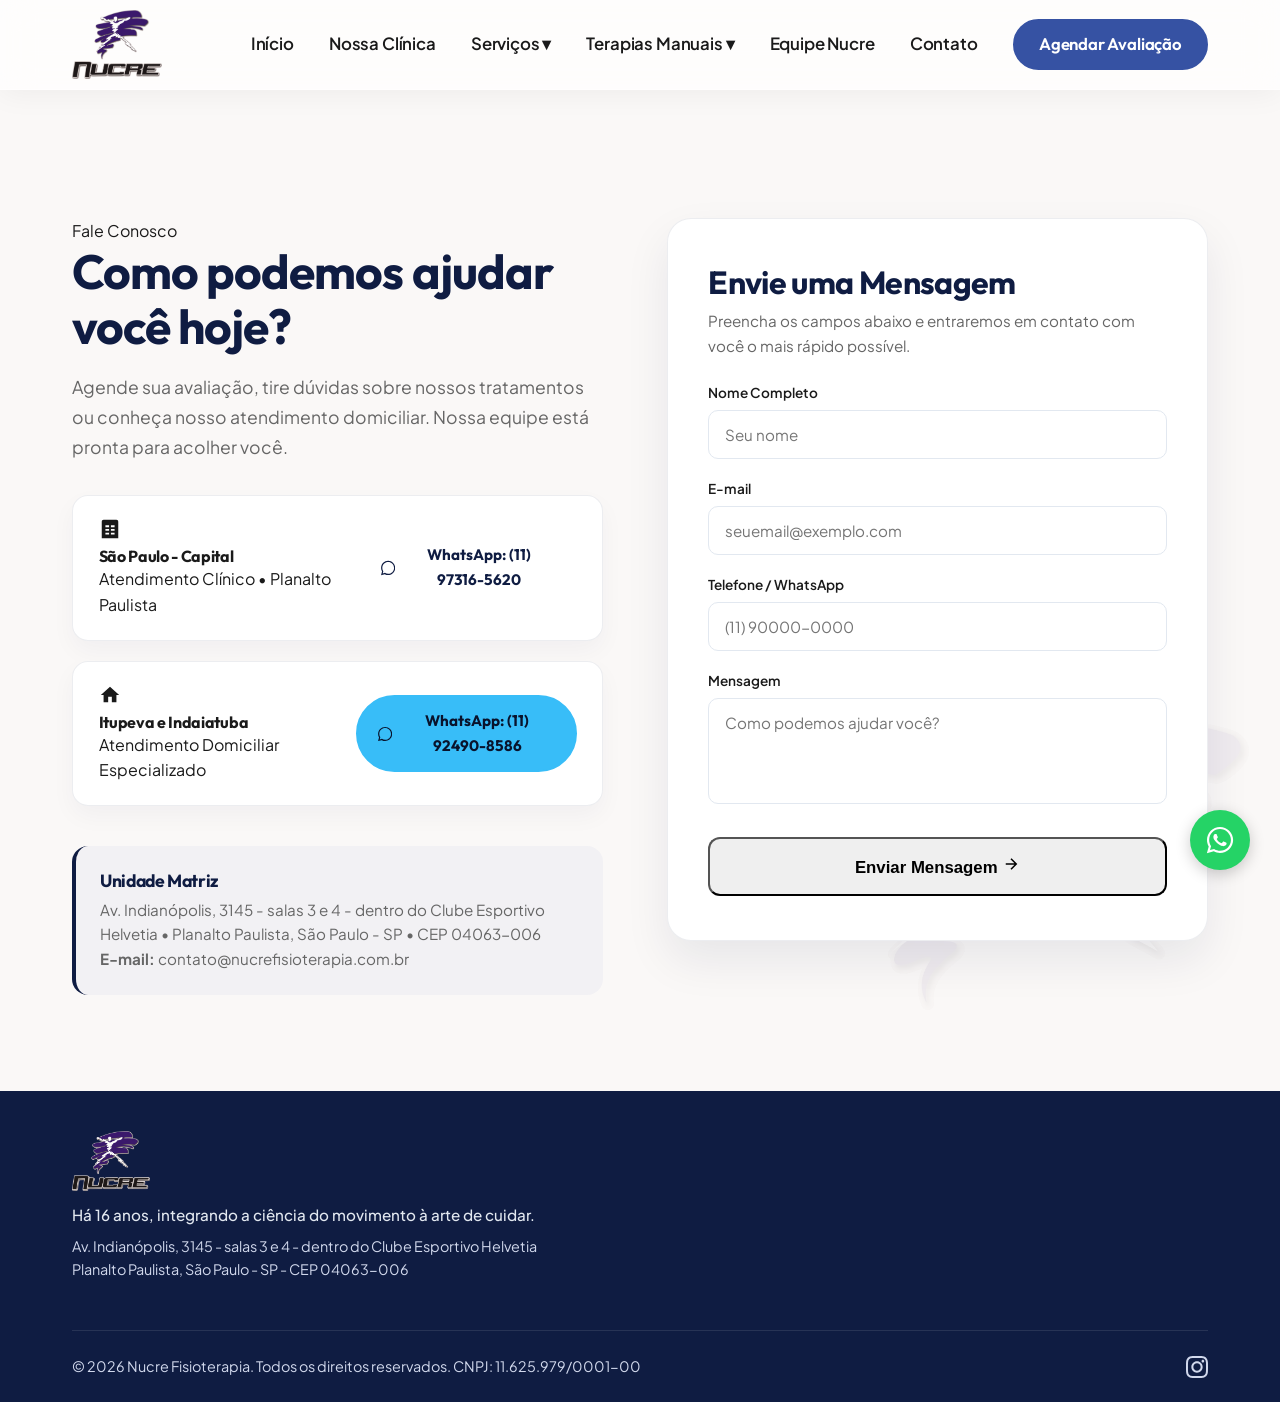
<file: contato.html>
<!DOCTYPE html>
<html lang="pt-BR">
<head>
    <meta charset="UTF-8">
    <meta name="viewport" content="width=device-width, initial-scale=1.0">
    <title>Contato | Nucre Fisioterapia</title>
    <link rel="preconnect" href="https://fonts.googleapis.com">
    <link rel="preconnect" href="https://fonts.gstatic.com" crossorigin>
    <link href="https://fonts.googleapis.com/css2?family=Outfit:wght@300;400;500;600;700&family=Plus+Jakarta+Sans:ital,wght@0,300;0,400;0,500;0,600;1,400&display=swap" rel="stylesheet">
    <!-- Favicon -->
    <link rel="icon" type="image/png" sizes="32x32" href="assets/img/favicon-32x32.png?v=3">
    <link rel="icon" type="image/png" sizes="16x16" href="assets/img/favicon-16x16.png?v=3">
    <link rel="icon" type="image/png" sizes="192x192" href="assets/img/favicon-192x192.png?v=3">
    <link rel="apple-touch-icon" sizes="180x180" href="assets/img/apple-touch-icon.png?v=3">
    <link rel="shortcut icon" href="favicon.ico?v=3">

    <link rel="stylesheet" href="main.css">
</head>
<body>

    <header class="main-header">
        <div class="container navbar">
            <a href="index.html" class="logo"><img src="assets/img/logo-nucre.png" alt="Nucre Fisioterapia"></a>
            <button class="mobile-menu-toggle" aria-label="Abrir menu">
                <span></span>
                <span></span>
                <span></span>
            </button>
            <nav>
                <ul class="nav-links">
                    <li><a href="index.html">Início</a></li>
                    <li><a href="nossa-clinica.html">Nossa Clínica</a></li>
                    <li class="dropdown">
                        <a href="#" class="dropdown-toggle" onclick="event.preventDefault();">Serviços ▾</a>
                        <ul class="dropdown-menu">
                            <li><a href="servicos.html#fisioterapia-esportiva">Fisioterapia esportiva</a></li>
                            <li><a href="servicos.html#qualidade-de-vida">Qualidade de vida</a></li>
                            <li><a href="servicos.html#prevencao-de-lesoes">Prevenção de lesões</a></li>
                            <li><a href="servicos.html#recovery">Recovery</a></li>
                            <li><a href="servicos.html#ventosaterapia">Ventosaterapia</a></li>
                            <li><a href="servicos.html#miofibrolise-percutanea">Miofibrólise percutânea</a></li>
                            <li><a href="servicos.html#ozonioterapia">Ozonioterapia</a></li>
                            <li><a href="servicos.html#dry-needling">Dry Needling</a></li>
                        </ul>
                    </li>
                    <li class="dropdown">
                        <a href="#" class="dropdown-toggle" onclick="event.preventDefault();">Terapias Manuais ▾</a>
                        <ul class="dropdown-menu">
                            <li><a href="servicos.html#osteopatia">Osteopatia</a></li>
                            <li><a href="servicos.html#maitland">Maitland</a></li>
                            <li><a href="servicos.html#mulligan">Mulligan</a></li>
                            <li><a href="servicos.html#kabat">Kabat</a></li>
                            <li><a href="servicos.html#liberacoes-miofasciais">Liberações Miofasciais</a></li>
                        </ul>
                    </li>
                    <li><a href="equipe.html">Equipe Nucre</a></li>
                    <li><a href="contato.html">Contato</a></li>
                    <li class="hide-mobile"><a href="contato.html" class="btn btn-primary" style="padding: 10px 24px;">Agendar Avaliação</a></li>
                </ul>
            </nav>
        </div>
    </header>

    <section class="contact-hero bg-watermark-nucre animate-up">
        <div class="container">
            <div class="contact-container">
                <div class="contact-info-col">
                    <span class="badge" style="margin-bottom: 1rem;">Fale Conosco</span>
                    <h1>Como podemos ajudar você hoje?</h1>
                    <p style="font-size: 1.1rem; color: var(--text-gray); line-height: 1.7; margin-bottom: 2rem;">Agende sua avaliação, tire dúvidas sobre nossos tratamentos ou conheça nosso atendimento domiciliar. Nossa equipe está pronta para acolher você.</p>
                    
                    <div class="contact-channels">
                        <div class="contact-channel-card">
                            <div class="channel-header">
                                <div class="channel-icon">
                                    <svg width="22" height="22" viewBox="0 0 24 24" fill="currentColor"><path d="M19 2H5c-1.1 0-2 .9-2 2v18h18V4c0-1.1-.9-2-2-2zm-8 16H7v-2h4v2zm0-4H7v-2h4v2zm0-4H7V8h4v2zm6 8h-4v-2h4v2zm0-4h-4v-2h4v2zm0-4h-4V8h4v2z"/></svg>
                                </div>
                                <div class="channel-title">
                                    <h4>São Paulo - Capital</h4>
                                    <p>Atendimento Clínico • Planalto Paulista</p>
                                </div>
                            </div>
                            <div class="channel-body">
                                <a href="https://api.whatsapp.com/send?phone=5511973165620&text=Ol%C3%A1!%20Gostaria%20de%20agendar%20uma%20avalia%C3%A7%C3%A3o%20na%20unidade%20de%20S%C3%A3o%20Paulo." target="_blank" rel="noopener noreferrer" class="btn btn-homecare-sp" style="width: 100%; justify-content: center; padding: 12px 20px;">
                                    <svg width="18" height="18" viewBox="0 0 24 24" fill="currentColor"><path d="M.057 24l1.687-6.163c-1.041-1.804-1.588-3.849-1.587-5.946.003-6.556 5.338-11.891 11.893-11.891 3.181.001 6.167 1.24 8.413 3.488 2.245 2.248 3.481 5.236 3.48 8.414-.003 6.557-5.338 11.892-11.893 11.892-1.99-.001-3.951-.5-5.688-1.448l-6.305 1.654zm6.597-3.807c1.676.995 3.276 1.591 5.392 1.592 5.448 0 9.886-4.434 9.889-9.885.002-5.462-4.415-9.89-9.881-9.892-5.452 0-9.887 4.434-9.889 9.884-.001 2.225.651 3.891 1.746 5.634l-.999 3.648 3.742-.981z"/></svg>
                                    WhatsApp: (11) 97316-5620
                                </a>
                            </div>
                        </div>

                        <div class="contact-channel-card">
                            <div class="channel-header">
                                <div class="channel-icon">
                                    <svg width="22" height="22" viewBox="0 0 24 24" fill="currentColor"><path d="M10 20v-6h4v6h5v-8h3L12 3 2 12h3v8z"/></svg>
                                </div>
                                <div class="channel-title">
                                    <h4>Itupeva e Indaiatuba</h4>
                                    <p>Atendimento Domiciliar Especializado</p>
                                </div>
                            </div>
                            <div class="channel-body">
                                <a href="https://api.whatsapp.com/send?phone=5511924908586&text=Ol%C3%A1!%20Gostaria%20de%20informa%C3%A7%C3%B5es%20sobre%20o%20atendimento%20domiciliar%20em%20Itupeva%20e%20Indaiatuba." target="_blank" rel="noopener noreferrer" class="btn btn-homecare-interior" style="width: 100%; justify-content: center; padding: 12px 20px;">
                                    <svg width="18" height="18" viewBox="0 0 24 24" fill="currentColor"><path d="M.057 24l1.687-6.163c-1.041-1.804-1.588-3.849-1.587-5.946.003-6.556 5.338-11.891 11.893-11.891 3.181.001 6.167 1.24 8.413 3.488 2.245 2.248 3.481 5.236 3.48 8.414-.003 6.557-5.338 11.892-11.893 11.892-1.99-.001-3.951-.5-5.688-1.448l-6.305 1.654zm6.597-3.807c1.676.995 3.276 1.591 5.392 1.592 5.448 0 9.886-4.434 9.889-9.885.002-5.462-4.415-9.89-9.881-9.892-5.452 0-9.887 4.434-9.889 9.884-.001 2.225.651 3.891 1.746 5.634l-.999 3.648 3.742-.981z"/></svg>
                                    WhatsApp: (11) 92490-8586
                                </a>
                            </div>
                        </div>
                    </div>

                    <div style="margin-top: 2rem; padding: 1.5rem; background: rgba(54, 82, 163, 0.04); border-radius: 16px; border-left: 4px solid var(--primary-blue);">
                        <h4 style="color: var(--primary-blue); font-size: 1.1rem; margin-bottom: 0.4rem;">Unidade Matriz</h4>
                        <p style="color: var(--text-gray); font-size: 0.95rem; line-height: 1.6; margin-bottom: 0;">
                            Av. Indianópolis, 3145 - salas 3 e 4 - dentro do Clube Esportivo Helvetia &bull; Planalto Paulista, São Paulo - SP &bull; CEP 04063-006<br>
                            <strong>E-mail:</strong> contato@nucrefisioterapia.com.br
                        </p>
                    </div>
                </div>

                <div class="contact-form-wrapper">
                    <h2>Envie uma Mensagem</h2>
                    <p style="color: var(--text-gray); font-size: 0.95rem; margin-bottom: 1.5rem;">Preencha os campos abaixo e entraremos em contato com você o mais rápido possível.</p>
                    
                    <form action="https://formsubmit.co/contato@nucrefisioterapia.com.br" method="POST" style="display: flex; flex-direction: column; gap: 1.2rem;">
                        <div>
                            <label style="display: block; font-size: 0.85rem; font-weight: 600; color: var(--text-dark); margin-bottom: 6px;">Nome Completo</label>
                            <input type="text" name="nome" placeholder="Seu nome" required style="padding: 14px 16px; border: 1.5px solid #e2e8f0; border-radius: 10px; font-family: inherit; font-size: 0.95rem; width: 100%; transition: border-color 0.2s;" onfocus="this.style.borderColor='var(--primary-blue)'" onblur="this.style.borderColor='#e2e8f0'">
                        </div>
                        <div>
                            <label style="display: block; font-size: 0.85rem; font-weight: 600; color: var(--text-dark); margin-bottom: 6px;">E-mail</label>
                            <input type="email" name="email" placeholder="seuemail@exemplo.com" required style="padding: 14px 16px; border: 1.5px solid #e2e8f0; border-radius: 10px; font-family: inherit; font-size: 0.95rem; width: 100%; transition: border-color 0.2s;" onfocus="this.style.borderColor='var(--primary-blue)'" onblur="this.style.borderColor='#e2e8f0'">
                        </div>
                        <div>
                            <label style="display: block; font-size: 0.85rem; font-weight: 600; color: var(--text-dark); margin-bottom: 6px;">Telefone / WhatsApp</label>
                            <input type="tel" name="telefone" placeholder="(11) 90000-0000" style="padding: 14px 16px; border: 1.5px solid #e2e8f0; border-radius: 10px; font-family: inherit; font-size: 0.95rem; width: 100%; transition: border-color 0.2s;" onfocus="this.style.borderColor='var(--primary-blue)'" onblur="this.style.borderColor='#e2e8f0'">
                        </div>
                        <div>
                            <label style="display: block; font-size: 0.85rem; font-weight: 600; color: var(--text-dark); margin-bottom: 6px;">Mensagem</label>
                            <textarea name="mensagem" placeholder="Como podemos ajudar você?" rows="4" required style="padding: 14px 16px; border: 1.5px solid #e2e8f0; border-radius: 10px; font-family: inherit; font-size: 0.95rem; width: 100%; resize: none; transition: border-color 0.2s;" onfocus="this.style.borderColor='var(--primary-blue)'" onblur="this.style.borderColor='#e2e8f0'"></textarea>
                        </div>
                        <button type="submit" class="contact-submit-btn">
                            <span>Enviar Mensagem</span>
                            <svg width="18" height="18" viewBox="0 0 24 24" fill="none" stroke="currentColor" stroke-width="2"><path d="M5 12h14M12 5l7 7-7 7"/></svg>
                        </button>
                    </form>
                </div>
            </div>
        </div>
    </section>

    <footer class="footer reveal">
        <div class="container">
            <div class="footer-top">
                <div>
                    <div class="footer-logo"><img src="assets/img/logo-nucre.png" alt="Nucre Fisioterapia" style="max-height: 60px; width: auto;"></div>
                    <p style="font-size: 0.95rem; color: #e2e8f0; font-weight: 500; margin-bottom: 0.5rem;">Há 16 anos, integrando a ciência do movimento à arte de cuidar.</p>
                    <p style="margin-bottom: 20px; color: #d1d8ec;">Av. Indianópolis, 3145 - salas 3 e 4 - dentro do Clube Esportivo Helvetia<br>Planalto Paulista, São Paulo - SP - CEP 04063-006</p>
                </div>
            </div>
            <div class="footer-bottom">
                <p>&copy; 2026 Nucre Fisioterapia. Todos os direitos reservados. CNPJ: 11.625.979/0001-00</p>
                <div class="social-links" style="display: flex; gap: 15px;">
                    <a href="https://www.instagram.com/nucre.fisioterapia/" target="_blank" rel="noopener noreferrer" aria-label="Instagram"><svg width="22" height="22" viewBox="0 0 24 24" fill="currentColor"><path d="M12 2.163c3.204 0 3.584.012 4.85.07 3.252.148 4.771 1.691 4.919 4.919.058 1.265.069 1.645.069 4.849 0 3.205-.012 3.584-.069 4.849-.149 3.225-1.664 4.771-4.919 4.919-1.266.058-1.644.07-4.85.07-3.204 0-3.584-.012-4.849-.07-3.26-.149-4.771-1.699-4.919-4.92-.058-1.265-.07-1.644-.07-4.849 0-3.204.013-3.583.07-4.849.149-3.227 1.664-4.771 4.919-4.919 1.266-.057 1.645-.069 4.849-.069zm0-2.163c-3.259 0-3.667.014-4.947.072-4.358.2-6.78 2.618-6.98 6.98-.059 1.281-.073 1.689-.073 4.948 0 3.259.014 3.668.072 4.948.2 4.358 2.618 6.78 6.98 6.98 1.281.058 1.689.072 4.948.072 3.259 0 3.668-.014 4.948-.072 4.354-.2 6.782-2.618 6.979-6.98.059-1.28.073-1.689.073-4.948 0-3.259-.014-3.667-.072-4.947-.196-4.354-2.617-6.78-6.979-6.98-1.281-.059-1.69-.073-4.949-.073zm0 5.838c-3.403 0-6.162 2.759-6.162 6.162s2.759 6.163 6.162 6.163 6.162-2.759 6.162-6.163c0-3.403-2.759-6.162-6.162-6.162zm0 10.162c-2.209 0-4-1.79-4-4 0-2.209 1.791-4 4-4s4 1.791 4 4c0 2.21-1.791 4-4 4zm6.406-11.845c-.796 0-1.441.645-1.441 1.44s.645 1.44 1.441 1.44c.795 0 1.439-.645 1.439-1.44s-.644-1.44-1.439-1.44z"/></svg></a>
                </div>
            </div>
        </div>
    </footer>

    <script src="script.js"></script>
</body>
</html>
</file>
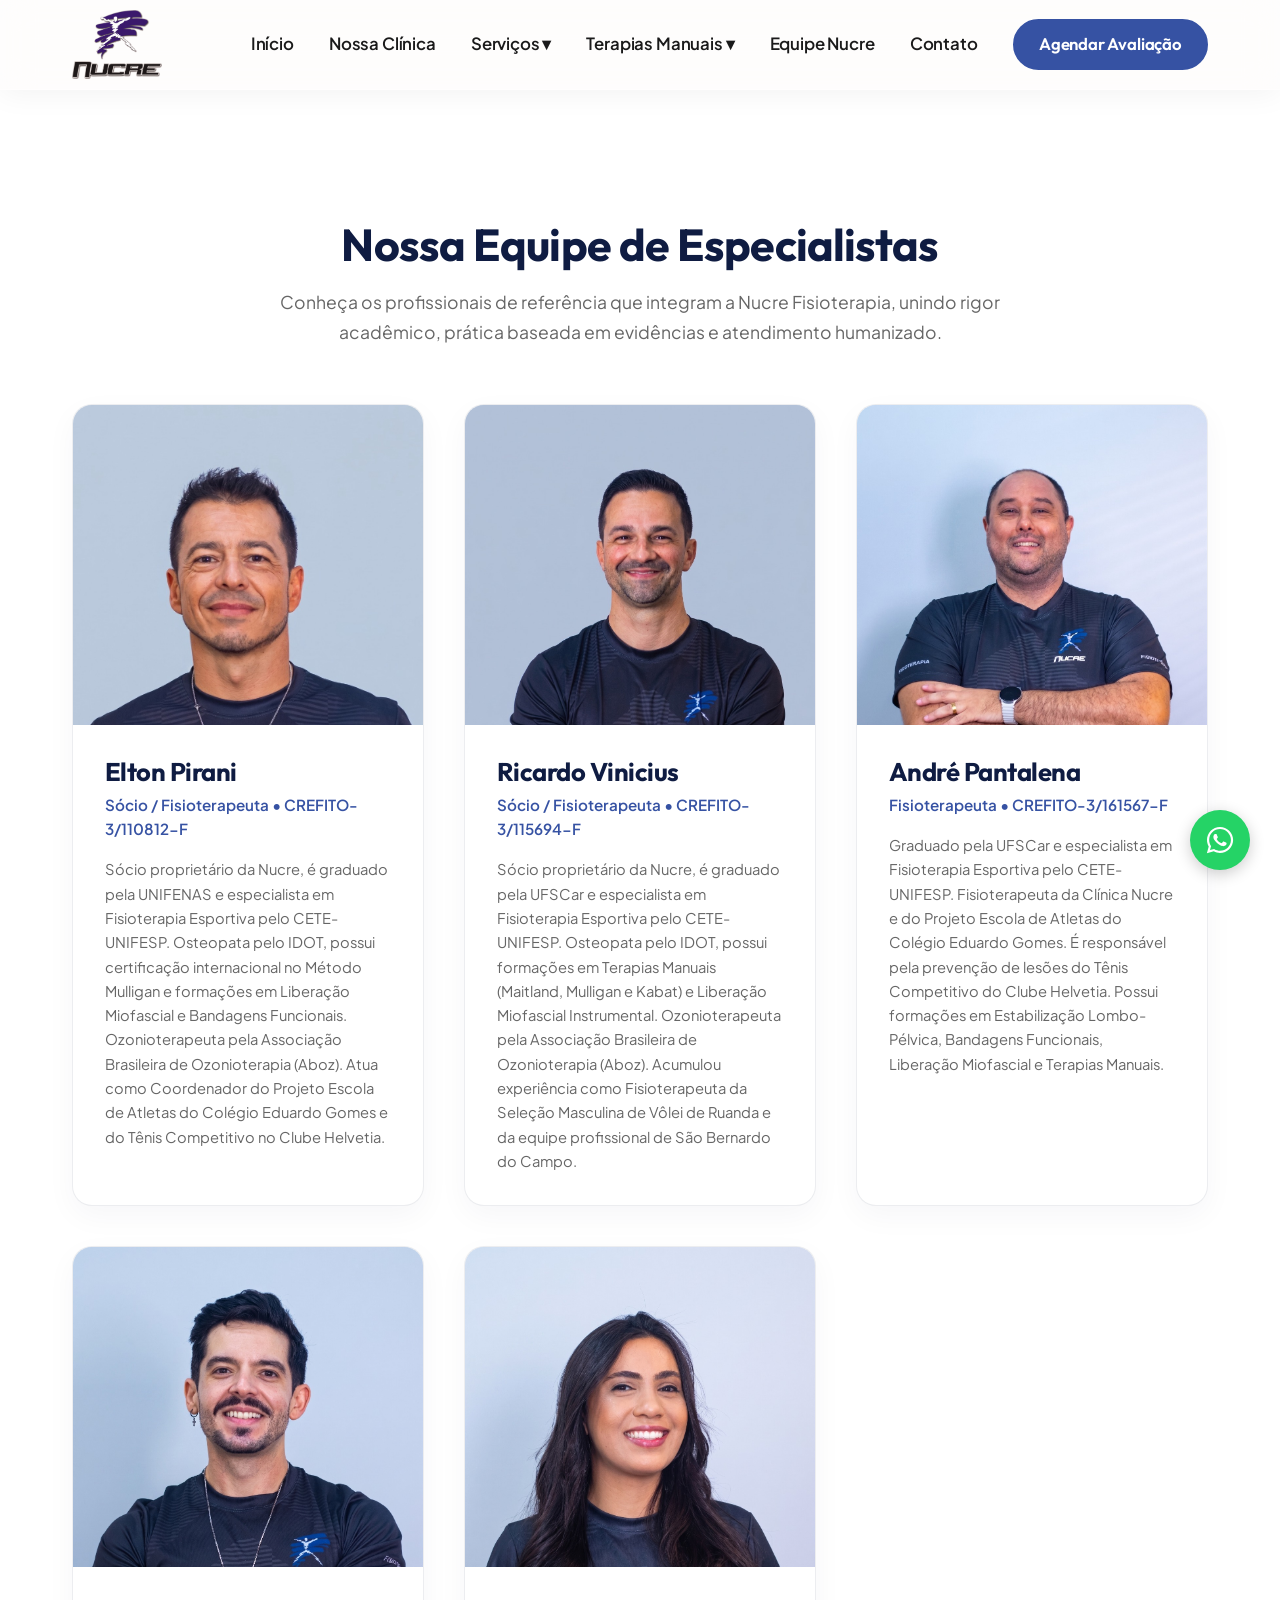
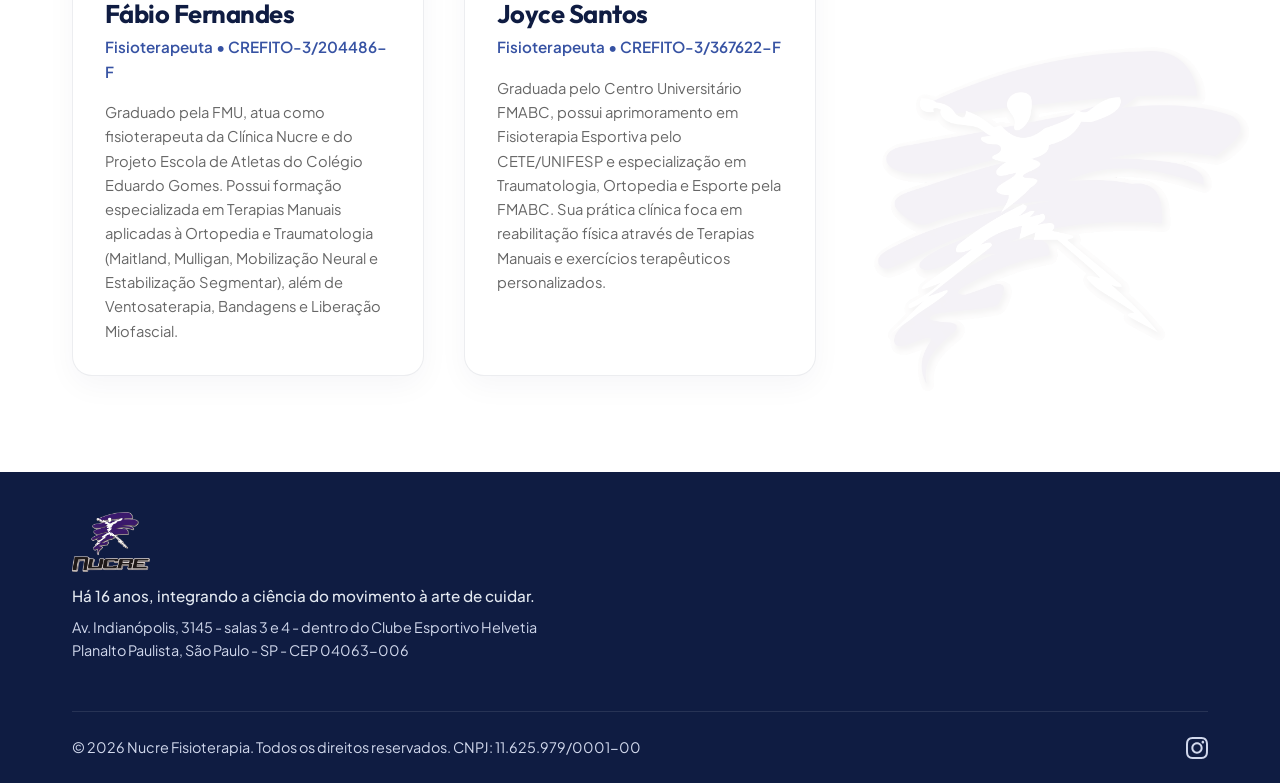
<file: equipe.html>
<!DOCTYPE html>
<html lang="pt-BR">
<head>
    <meta charset="UTF-8">
    <meta name="viewport" content="width=device-width, initial-scale=1.0">
    <title>Equipe | Nucre Fisioterapia</title>
    <link rel="preconnect" href="https://fonts.googleapis.com">
    <link rel="preconnect" href="https://fonts.gstatic.com" crossorigin>
    <link href="https://fonts.googleapis.com/css2?family=Outfit:wght@300;400;500;600;700&family=Plus+Jakarta+Sans:ital,wght@0,300;0,400;0,500;0,600;1,400&display=swap" rel="stylesheet">
    <!-- Favicon -->
    <link rel="icon" type="image/png" sizes="32x32" href="assets/img/favicon-32x32.png?v=3">
    <link rel="icon" type="image/png" sizes="16x16" href="assets/img/favicon-16x16.png?v=3">
    <link rel="icon" type="image/png" sizes="192x192" href="assets/img/favicon-192x192.png?v=3">
    <link rel="apple-touch-icon" sizes="180x180" href="assets/img/apple-touch-icon.png?v=3">
    <link rel="shortcut icon" href="favicon.ico?v=3">

    <link rel="stylesheet" href="main.css">
</head>
<body>

    <header class="main-header">
        <div class="container navbar">
            <a href="index.html" class="logo"><img src="assets/img/logo-nucre.png" alt="Nucre Fisioterapia"></a>
            <button class="mobile-menu-toggle" aria-label="Abrir menu">
                <span></span>
                <span></span>
                <span></span>
            </button>
            <nav>
                <ul class="nav-links">
                    <li><a href="index.html">Início</a></li>
                    <li><a href="nossa-clinica.html">Nossa Clínica</a></li>
                    <li class="dropdown">
                        <a href="#" class="dropdown-toggle" onclick="event.preventDefault();">Serviços ▾</a>
                        <ul class="dropdown-menu">
                            <li><a href="servicos.html#fisioterapia-esportiva">Fisioterapia esportiva</a></li>
                            <li><a href="servicos.html#qualidade-de-vida">Qualidade de vida</a></li>
                            <li><a href="servicos.html#prevencao-de-lesoes">Prevenção de lesões</a></li>
                            <li><a href="servicos.html#recovery">Recovery</a></li>
                            <li><a href="servicos.html#ventosaterapia">Ventosaterapia</a></li>
                            <li><a href="servicos.html#miofibrolise-percutanea">Miofibrólise percutânea</a></li>
                            <li><a href="servicos.html#ozonioterapia">Ozonioterapia</a></li>
                            <li><a href="servicos.html#dry-needling">Dry Needling</a></li>
                        </ul>
                    </li>
                    <li class="dropdown">
                        <a href="#" class="dropdown-toggle" onclick="event.preventDefault();">Terapias Manuais ▾</a>
                        <ul class="dropdown-menu">
                            <li><a href="servicos.html#osteopatia">Osteopatia</a></li>
                            <li><a href="servicos.html#maitland">Maitland</a></li>
                            <li><a href="servicos.html#mulligan">Mulligan</a></li>
                            <li><a href="servicos.html#kabat">Kabat</a></li>
                            <li><a href="servicos.html#liberacoes-miofasciais">Liberações Miofasciais</a></li>
                        </ul>
                    </li>
                    <li><a href="equipe.html">Equipe Nucre</a></li>
                    <li><a href="contato.html">Contato</a></li>
                    <li class="hide-mobile"><a href="contato.html" class="btn btn-primary" style="padding: 10px 24px;">Agendar Avaliação</a></li>
                </ul>
            </nav>
        </div>
    </header>

    <section class="team animate-up bg-watermark-nucre" style="padding-top: 8rem; padding-bottom: 6rem;">
        <div class="container">
            <div class="team-header text-center" style="text-align: center; margin-bottom: 3.5rem;">
                <h1 style="font-size: 2.8rem; color: var(--primary-blue); margin-bottom: 1rem;">Nossa Equipe de Especialistas</h1>
                <p style="max-width: 800px; margin: 0 auto; color: var(--text-gray); font-size: 1.1rem; line-height: 1.7;">Conheça os profissionais de referência que integram a Nucre Fisioterapia, unindo rigor acadêmico, prática baseada em evidências e atendimento humanizado.</p>
            </div>

            <div class="team-members-grid">
                <!-- Elton Pirani -->
                <article class="team-member-card reveal">
                    <div class="team-member-card-img">
                        <img src="assets/img/people/elton.jpeg" alt="Elton Pirani - Sócio / Fisioterapeuta Nucre">
                    </div>
                    <div class="team-member-card-body">
                        <h3>Elton Pirani</h3>
                        <p class="team-member-card-role">Sócio / Fisioterapeuta • CREFITO-3/110812-F</p>
                        <p class="team-member-card-bio">
                            Sócio proprietário da Nucre, é graduado pela UNIFENAS e especialista em Fisioterapia Esportiva pelo CETE-UNIFESP. Osteopata pelo IDOT, possui certificação internacional no Método Mulligan e formações em Liberação Miofascial e Bandagens Funcionais. Ozonioterapeuta pela Associação Brasileira de Ozonioterapia (Aboz). Atua como Coordenador do Projeto Escola de Atletas do Colégio Eduardo Gomes e do Tênis Competitivo no Clube Helvetia.
                        </p>
                    </div>
                </article>

                <!-- Ricardo Vinicius -->
                <article class="team-member-card reveal delay-1">
                    <div class="team-member-card-img">
                        <img src="assets/img/people/ricardo.jpeg" alt="Ricardo Vinicius - Sócio / Fisioterapeuta Nucre">
                    </div>
                    <div class="team-member-card-body">
                        <h3>Ricardo Vinicius</h3>
                        <p class="team-member-card-role">Sócio / Fisioterapeuta • CREFITO-3/115694-F</p>
                        <p class="team-member-card-bio">
                            Sócio proprietário da Nucre, é graduado pela UFSCar e especialista em Fisioterapia Esportiva pelo CETE-UNIFESP. Osteopata pelo IDOT, possui formações em Terapias Manuais (Maitland, Mulligan e Kabat) e Liberação Miofascial Instrumental. Ozonioterapeuta pela Associação Brasileira de Ozonioterapia (Aboz). Acumulou experiência como Fisioterapeuta da Seleção Masculina de Vôlei de Ruanda e da equipe profissional de São Bernardo do Campo.
                        </p>
                    </div>
                </article>

                <!-- André Pantalena -->
                <article class="team-member-card reveal delay-2">
                    <div class="team-member-card-img">
                        <img src="assets/img/people/people-3.jpeg" alt="André Pantalena - Fisioterapeuta Nucre">
                    </div>
                    <div class="team-member-card-body">
                        <h3>André Pantalena</h3>
                        <p class="team-member-card-role">Fisioterapeuta • CREFITO-3/161567-F</p>
                        <p class="team-member-card-bio">
                            Graduado pela UFSCar e especialista em Fisioterapia Esportiva pelo CETE-UNIFESP. Fisioterapeuta da Clínica Nucre e do Projeto Escola de Atletas do Colégio Eduardo Gomes. É responsável pela prevenção de lesões do Tênis Competitivo do Clube Helvetia. Possui formações em Estabilização Lombo-Pélvica, Bandagens Funcionais, Liberação Miofascial e Terapias Manuais.
                        </p>
                    </div>
                </article>

                <!-- Fábio Fernandes -->
                <article class="team-member-card reveal">
                    <div class="team-member-card-img">
                        <img src="assets/img/people/people-1.jpeg" alt="Fábio Fernandes - Fisioterapeuta Nucre">
                    </div>
                    <div class="team-member-card-body">
                        <h3>Fábio Fernandes</h3>
                        <p class="team-member-card-role">Fisioterapeuta • CREFITO-3/204486-F</p>
                        <p class="team-member-card-bio">
                            Graduado pela FMU, atua como fisioterapeuta da Clínica Nucre e do Projeto Escola de Atletas do Colégio Eduardo Gomes. Possui formação especializada em Terapias Manuais aplicadas à Ortopedia e Traumatologia (Maitland, Mulligan, Mobilização Neural e Estabilização Segmentar), além de Ventosaterapia, Bandagens e Liberação Miofascial.
                        </p>
                    </div>
                </article>

                <!-- Joyce Santos -->
                <article class="team-member-card reveal delay-1">
                    <div class="team-member-card-img">
                        <img src="assets/img/people/people-2.jpeg" alt="Joyce Santos - Fisioterapeuta Nucre">
                    </div>
                    <div class="team-member-card-body">
                        <h3>Joyce Santos</h3>
                        <p class="team-member-card-role">Fisioterapeuta • CREFITO-3/367622-F</p>
                        <p class="team-member-card-bio">
                            Graduada pelo Centro Universitário FMABC, possui aprimoramento em Fisioterapia Esportiva pelo CETE/UNIFESP e especialização em Traumatologia, Ortopedia e Esporte pela FMABC. Sua prática clínica foca em reabilitação física através de Terapias Manuais e exercícios terapêuticos personalizados.
                        </p>
                    </div>
                </article>
            </div>
        </div>
    </section>

    <footer class="footer reveal">
        <div class="container">
            <div class="footer-top">
                <div>
                    <div class="footer-logo"><img src="assets/img/logo-nucre.png" alt="Nucre Fisioterapia" style="max-height: 60px; width: auto;"></div>
                    <p style="font-size: 0.95rem; color: #e2e8f0; font-weight: 500; margin-bottom: 0.5rem;">Há 16 anos, integrando a ciência do movimento à arte de cuidar.</p>
                    <p style="margin-bottom: 20px; color: #d1d8ec;">Av. Indianópolis, 3145 - salas 3 e 4 - dentro do Clube Esportivo Helvetia<br>Planalto Paulista, São Paulo - SP - CEP 04063-006</p>
                </div>
            </div>
            <div class="footer-bottom">
                <p>&copy; 2026 Nucre Fisioterapia. Todos os direitos reservados. CNPJ: 11.625.979/0001-00</p>
                <div class="social-links" style="display: flex; gap: 15px;">
                    <a href="https://www.instagram.com/nucre.fisioterapia/" target="_blank" rel="noopener noreferrer" aria-label="Instagram"><svg width="22" height="22" viewBox="0 0 24 24" fill="currentColor"><path d="M12 2.163c3.204 0 3.584.012 4.85.07 3.252.148 4.771 1.691 4.919 4.919.058 1.265.069 1.645.069 4.849 0 3.205-.012 3.584-.069 4.849-.149 3.225-1.664 4.771-4.919 4.919-1.266.058-1.644.07-4.85.07-3.204 0-3.584-.012-4.849-.07-3.26-.149-4.771-1.699-4.919-4.92-.058-1.265-.07-1.644-.07-4.849 0-3.204.013-3.583.07-4.849.149-3.227 1.664-4.771 4.919-4.919 1.266-.057 1.645-.069 4.849-.069zm0-2.163c-3.259 0-3.667.014-4.947.072-4.358.2-6.78 2.618-6.98 6.98-.059 1.281-.073 1.689-.073 4.948 0 3.259.014 3.668.072 4.948.2 4.358 2.618 6.78 6.98 6.98 1.281.058 1.689.072 4.948.072 3.259 0 3.668-.014 4.948-.072 4.354-.2 6.782-2.618 6.979-6.98.059-1.28.073-1.689.073-4.948 0-3.259-.014-3.667-.072-4.947-.196-4.354-2.617-6.78-6.979-6.98-1.281-.059-1.69-.073-4.949-.073zm0 5.838c-3.403 0-6.162 2.759-6.162 6.162s2.759 6.163 6.162 6.163 6.162-2.759 6.162-6.163c0-3.403-2.759-6.162-6.162-6.162zm0 10.162c-2.209 0-4-1.79-4-4 0-2.209 1.791-4 4-4s4 1.791 4 4c0 2.21-1.791 4-4 4zm6.406-11.845c-.796 0-1.441.645-1.441 1.44s.645 1.44 1.441 1.44c.795 0 1.439-.645 1.439-1.44s-.644-1.44-1.439-1.44z"/></svg></a>
                </div>
            </div>
        </div>
    </footer>

    <script src="script.js"></script>
</body>
</html>
</file>
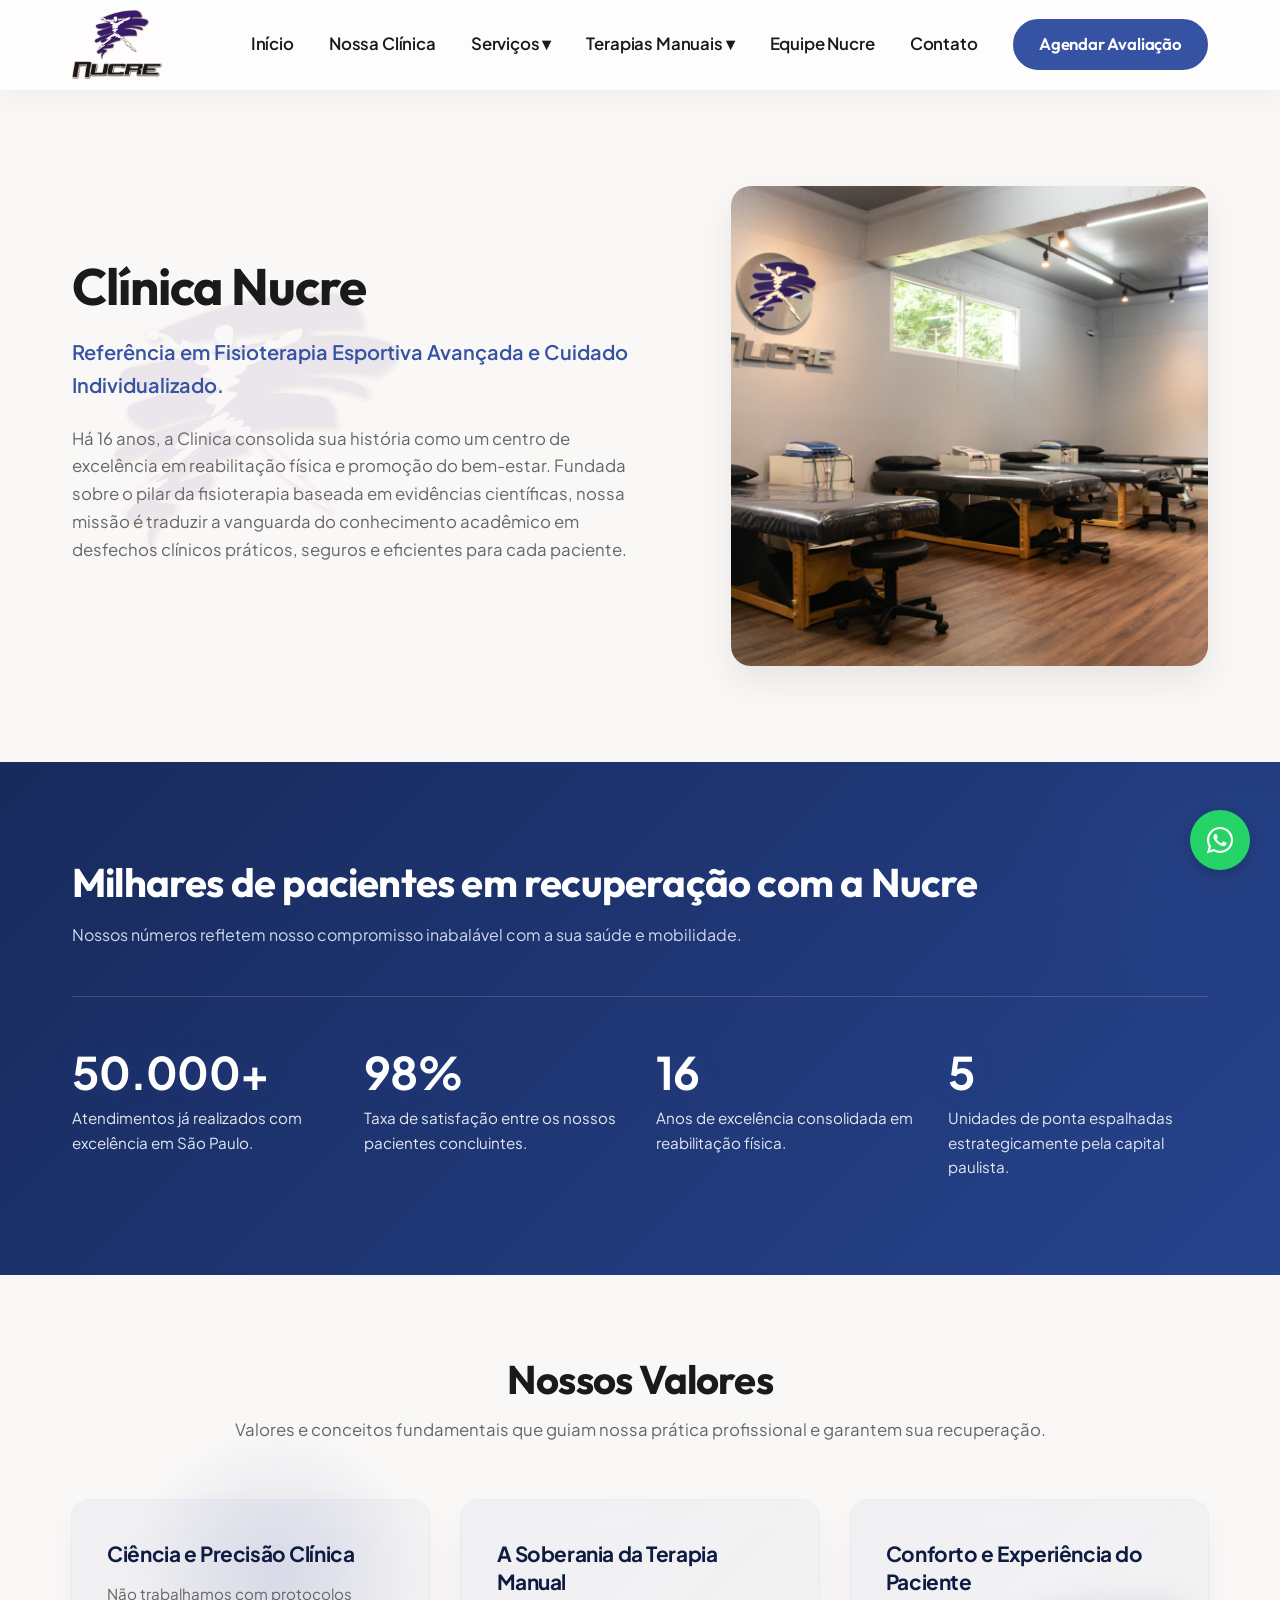
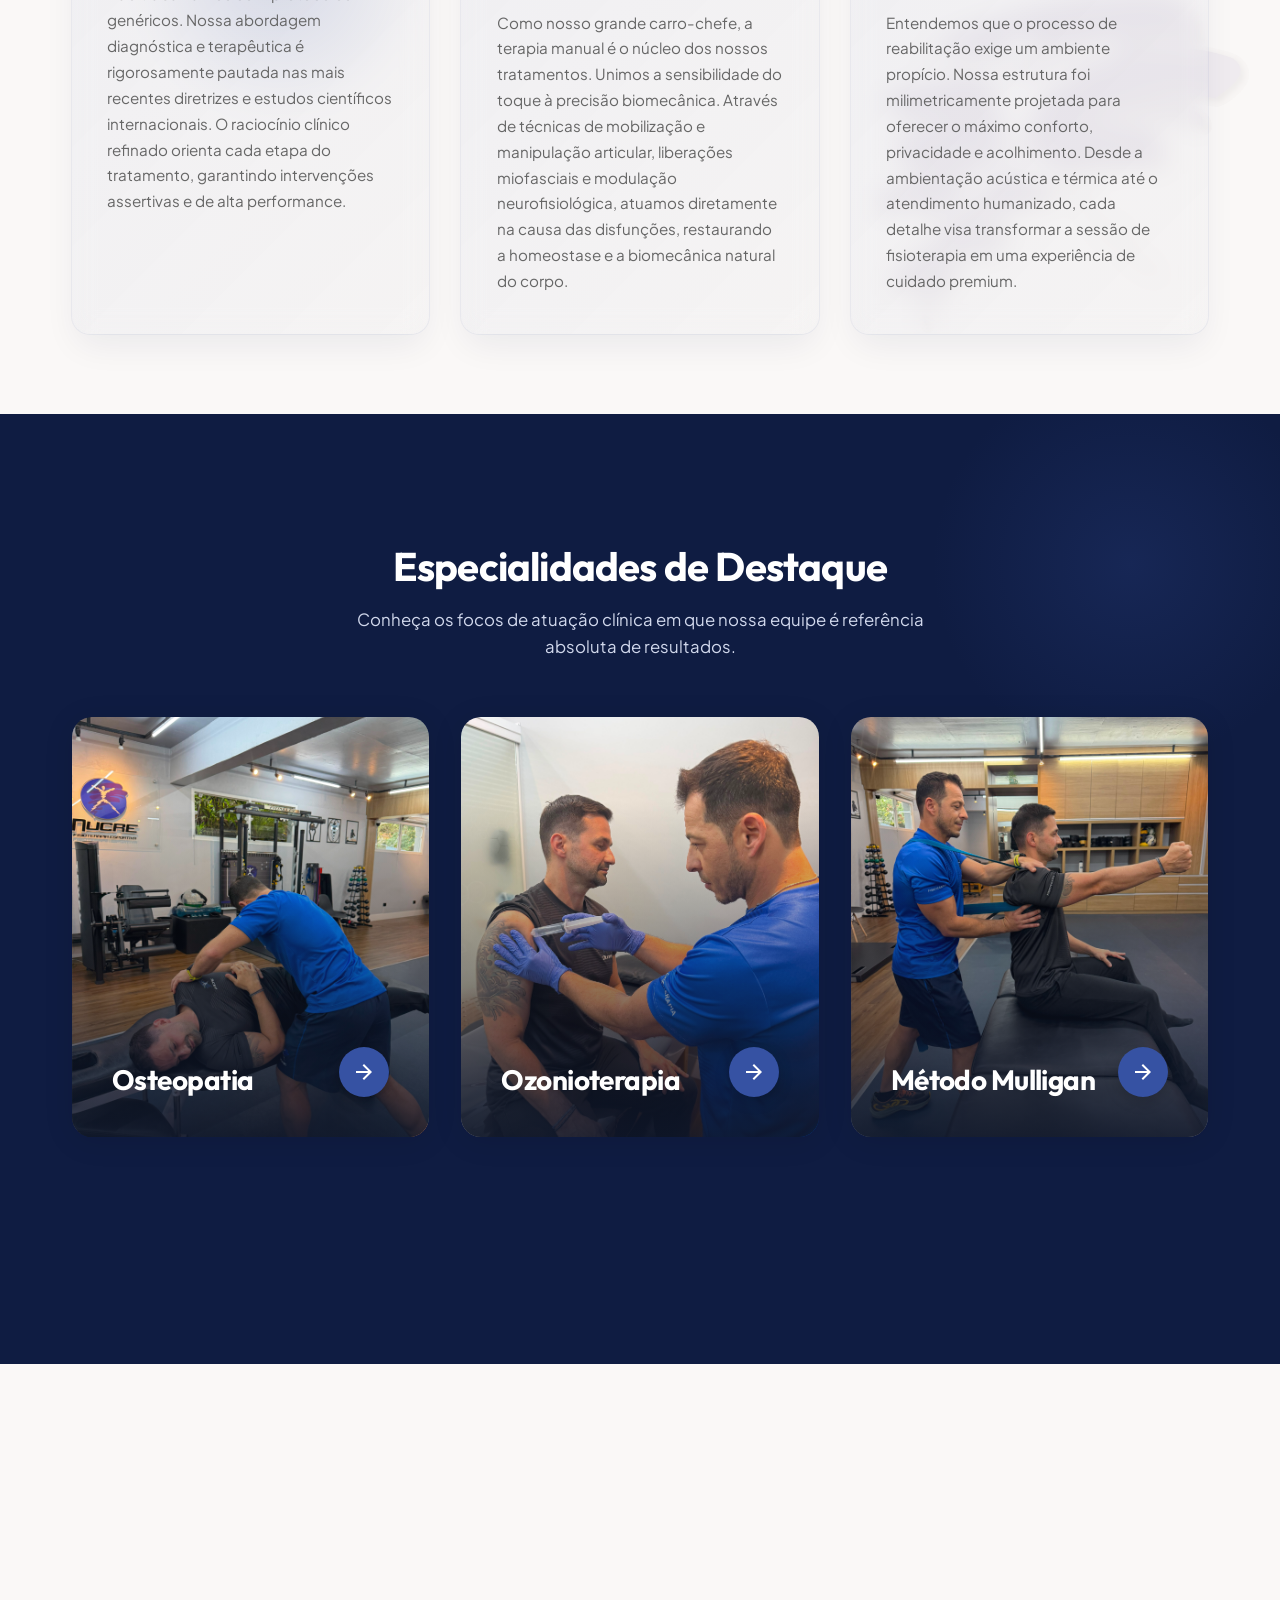
<file: nossa-clinica.html>
<!DOCTYPE html>
<html lang="pt-BR">
<head>
    <meta charset="UTF-8">
    <meta name="viewport" content="width=device-width, initial-scale=1.0">
    <title>Nossa Clínica | Nucre Fisioterapia</title>
    <link rel="preconnect" href="https://fonts.googleapis.com">
    <link rel="preconnect" href="https://fonts.gstatic.com" crossorigin>
    <link href="https://fonts.googleapis.com/css2?family=Outfit:wght@300;400;500;600;700&family=Plus+Jakarta+Sans:ital,wght@0,300;0,400;0,500;0,600;1,400&display=swap" rel="stylesheet">
    <!-- Favicon -->
    <link rel="icon" type="image/png" sizes="32x32" href="assets/img/favicon-32x32.png?v=3">
    <link rel="icon" type="image/png" sizes="16x16" href="assets/img/favicon-16x16.png?v=3">
    <link rel="icon" type="image/png" sizes="192x192" href="assets/img/favicon-192x192.png?v=3">
    <link rel="apple-touch-icon" sizes="180x180" href="assets/img/apple-touch-icon.png?v=3">
    <link rel="shortcut icon" href="favicon.ico?v=3">

    <link rel="stylesheet" href="main.css">
</head>
<body>

    <header class="main-header">
        <div class="container navbar">
            <a href="index.html" class="logo"><img src="assets/img/logo-nucre.png" alt="Nucre Fisioterapia"></a>
            <button class="mobile-menu-toggle" aria-label="Abrir menu">
                <span></span>
                <span></span>
                <span></span>
            </button>
            <nav>
                <ul class="nav-links">
                    <li><a href="index.html">Início</a></li>
                    <li><a href="nossa-clinica.html">Nossa Clínica</a></li>
                    <li class="dropdown">
                        <a href="#" class="dropdown-toggle" onclick="event.preventDefault();">Serviços ▾</a>
                        <ul class="dropdown-menu">
                            <li><a href="servicos.html#fisioterapia-esportiva">Fisioterapia esportiva</a></li>
                            <li><a href="servicos.html#qualidade-de-vida">Qualidade de vida</a></li>
                            <li><a href="servicos.html#prevencao-de-lesoes">Prevenção de lesões</a></li>
                            <li><a href="servicos.html#recovery">Recovery</a></li>
                            <li><a href="servicos.html#ventosaterapia">Ventosaterapia</a></li>
                            <li><a href="servicos.html#miofibrolise-percutanea">Miofibrólise percutânea</a></li>
                            <li><a href="servicos.html#ozonioterapia">Ozonioterapia</a></li>
                            <li><a href="servicos.html#dry-needling">Dry Needling</a></li>
                        </ul>
                    </li>
                    <li class="dropdown">
                        <a href="#" class="dropdown-toggle" onclick="event.preventDefault();">Terapias Manuais ▾</a>
                        <ul class="dropdown-menu">
                            <li><a href="servicos.html#osteopatia">Osteopatia</a></li>
                            <li><a href="servicos.html#maitland">Maitland</a></li>
                            <li><a href="servicos.html#mulligan">Mulligan</a></li>
                            <li><a href="servicos.html#kabat">Kabat</a></li>
                            <li><a href="servicos.html#liberacoes-miofasciais">Liberações Miofasciais</a></li>
                        </ul>
                    </li>
                    <li><a href="equipe.html">Equipe Nucre</a></li>
                    <li><a href="contato.html">Contato</a></li>
                    <li class="hide-mobile"><a href="contato.html" class="btn btn-primary" style="padding: 10px 24px;">Agendar Avaliação</a></li>
                </ul>
            </nav>
        </div>
    </header>

    <section class="hero animate-up">
        <div class="container">
            <div class="hero-content">
                <h1>Clínica Nucre</h1>
                <p class="subtitle" style="font-size: 1.25rem; color: var(--accent-cyan); font-weight: 600; margin-bottom: 1.5rem;">Referência em Fisioterapia Esportiva Avançada e Cuidado Individualizado.</p>
                <p>Há 16 anos, a Clinica consolida sua história como um centro de excelência em reabilitação física e promoção do bem-estar. Fundada sobre o pilar da fisioterapia baseada em evidências científicas, nossa missão é traduzir a vanguarda do conhecimento acadêmico em desfechos clínicos práticos, seguros e eficientes para cada paciente.</p>
            </div>
            <div class="hero-image">
                <img src="assets/img/clinic-nossa-clinica.jpg" alt="Clínica Nucre - Fisioterapia Esportiva Avançada">
            </div>
        </div>
    </section>

    <section class="stats reveal">
        <div class="container">
            <div class="stats-header">
                <h2>Milhares de pacientes em recuperação com a Nucre</h2>
                <p>Nossos números refletem nosso compromisso inabalável com a sua saúde e mobilidade.</p>
            </div>
            <div class="stats-grid">
                <div class="stat-item reveal">
                    <h3>50.000+</h3>
                    <p>Atendimentos já realizados com excelência em São Paulo.</p>
                </div>
                <div class="stat-item reveal delay-1">
                    <h3>98%</h3>
                    <p>Taxa de satisfação entre os nossos pacientes concluintes.</p>
                </div>
                <div class="stat-item reveal delay-2">
                    <h3>16</h3>
                    <p>Anos de excelência consolidada em reabilitação física.</p>
                </div>
                <div class="stat-item reveal delay-3">
                    <h3>5</h3>
                    <p>Unidades de ponta espalhadas estrategicamente pela capital paulista.</p>
                </div>
            </div>
        </div>
    </section>

    <section class="features bg-watermark-nucre">
        <div class="container">
            <div class="features-header reveal text-center" style="text-align: center;">
                <h2>Nossos Valores</h2>
                <p style="margin: 0 auto;">Valores e conceitos fundamentais que guiam nossa prática profissional e garantem sua recuperação.</p>
            </div>
            <div class="features-grid">
                <article class="feature-item reveal">
                    <h3>Ciência e Precisão Clínica</h3>
                    <p>Não trabalhamos com protocolos genéricos. Nossa abordagem diagnóstica e terapêutica é rigorosamente pautada nas mais recentes diretrizes e estudos científicos internacionais. O raciocínio clínico refinado orienta cada etapa do tratamento, garantindo intervenções assertivas e de alta performance.</p>
                </article>
                <article class="feature-item reveal delay-1">
                    <h3>A Soberania da Terapia Manual</h3>
                    <p>Como nosso grande carro-chefe, a terapia manual é o núcleo dos nossos tratamentos. Unimos a sensibilidade do toque à precisão biomecânica. Através de técnicas de mobilização e manipulação articular, liberações miofasciais e modulação neurofisiológica, atuamos diretamente na causa das disfunções, restaurando a homeostase e a biomecânica natural do corpo.</p>
                </article>
                <article class="feature-item reveal delay-2">
                    <h3>Conforto e Experiência do Paciente</h3>
                    <p>Entendemos que o processo de reabilitação exige um ambiente propício. Nossa estrutura foi milimetricamente projetada para oferecer o máximo conforto, privacidade e acolhimento. Desde a ambientação acústica e térmica até o atendimento humanizado, cada detalhe visa transformar a sessão de fisioterapia em uma experiência de cuidado premium.</p>
                </article>
            </div>
        </div>
    </section>

    <section class="services reveal" style="padding: 8rem 0; background-color: var(--primary-blue);">
        <div class="container">
            <div class="features-header text-center" style="margin-bottom: 3.5rem; text-align: center;">
                <h2 style="font-size: 2.5rem; margin-bottom: 1rem; color: white;">Especialidades de Destaque</h2>
                <p style="max-width: 600px; margin: 0 auto; color: #d1d8ec;">Conheça os focos de atuação clínica em que nossa equipe é referência absoluta de resultados.</p>
            </div>
            <div class="services-grid">
                <article class="service-card reveal" style="background-image: url('assets/img/services/WhatsApp Image 2026-08-13 at 17.31.33.jpeg');">
                    <div class="service-card-overlay"></div>
                    <div class="service-card-content">
                        <h3>Osteopatia</h3>
                        <p>Abordagem terapêutica global e manipulação articular precisa para diagnosticar e tratar disfunções da coluna, hérnias e dores musculoesqueléticas, estimulando a capacidade natural de autocura do corpo.</p>
                    </div>
                    <a href="servicos.html#osteopatia" class="card-arrow-btn">
                        <svg width="20" height="20" viewBox="0 0 24 24" fill="currentColor"><path d="M12 4l-1.41 1.41L16.17 11H4v2h12.17l-5.58 5.59L12 20l8-8z"/></svg>
                    </a>
                </article>
                <article class="service-card reveal delay-1" style="background-image: url('assets/img/services/WhatsApp Image 2026-08-13 at 17.31.34 (1).jpeg');">
                    <div class="service-card-overlay"></div>
                    <div class="service-card-content">
                        <h3>Ozonioterapia</h3>
                        <p>Aplicação de mistura gasosa medicinal de oxigênio-ozônio de alta precisão para controle inflamatório, oxigenação tecidual profunda, analgesia e aceleração na regeneração celular de lesões e articulações.</p>
                    </div>
                    <a href="servicos.html#ozonioterapia" class="card-arrow-btn">
                        <svg width="20" height="20" viewBox="0 0 24 24" fill="currentColor"><path d="M12 4l-1.41 1.41L16.17 11H4v2h12.17l-5.58 5.59L12 20l8-8z"/></svg>
                    </a>
                </article>
                <article class="service-card reveal delay-2" style="background-image: url('assets/img/services/WhatsApp Image 2026-08-13 at 17.31.35 (2).jpeg');">
                    <div class="service-card-overlay"></div>
                    <div class="service-card-content">
                        <h3>Método Mulligan</h3>
                        <p>Técnica internacional de Mobilização com Movimento (MWM) 100% indolor. Corrige microdesalinhamentos articulares com alívio imediato da dor e ganho instantâneo de mobilidade e amplitude.</p>
                    </div>
                    <a href="servicos.html#mulligan" class="card-arrow-btn">
                        <svg width="20" height="20" viewBox="0 0 24 24" fill="currentColor"><path d="M12 4l-1.41 1.41L16.17 11H4v2h12.17l-5.58 5.59L12 20l8-8z"/></svg>
                    </a>
                </article>
            </div>
            <div class="services-cta-wrap reveal delay-3">
                <a href="servicos.html" class="btn-all-services">
                    Ver Todas as Especialidades
                    <svg width="18" height="18" viewBox="0 0 24 24" fill="currentColor"><path d="M12 4l-1.41 1.41L16.17 11H4v2h12.17l-5.58 5.59L12 20l8-8z"/></svg>
                </a>
            </div>
        </div>
    </section>

    <section class="partners reveal bg-watermark-nucre" id="parceiros">
        <div class="container">
            <div class="partners-header text-center">
                <h2>Especialistas Parceiros</h2>
                <p>Atuamos em estreita sinergia com médicos e cirurgiões de referência para oferecer um acompanhamento multidisciplinar e de alta precisão em cada etapa do seu tratamento.</p>
            </div>

            <div class="partners-grid">
                <article class="partner-card reveal">
                    <div class="partner-img-wrapper">
                        <img src="assets/img/partners/dr-luiz-gabriel.png" alt="Dr. Luiz Gabriel Betoni Guglielmetti - Ortopedista Especialista em Joelho">
                        <div class="partner-badge-chip">Ortopedia & Joelho</div>
                    </div>
                    <div class="partner-info">
                        <div class="partner-meta">
                            <h3>Dr. Luiz Gabriel Guglielmetti</h3>
                            <p class="partner-specialty">Médico Ortopedista • Cirurgia do Joelho</p>
                            <span class="partner-creds">CRM-SP 139.771 | RQE 64.939</span>
                        </div>
                        <p class="partner-bio">
                            Especialista em cirurgia do joelho, artroscopia e medicina esportiva. Mestre e Doutor pela Faculdade de Ciências Médicas da Santa Casa de São Paulo, com pós-graduação em pesquisa clínica pela Harvard Medical School e fellowship no Brigham and Women's Hospital (Boston). Membro titular da Sociedade Brasileira de Cirurgia do Joelho (SBCJ) e SBOT.
                        </p>
                        <div class="partner-highlights">
                            <span class="highlight-tag"><svg width="14" height="14" viewBox="0 0 24 24" fill="none" stroke="currentColor" stroke-width="2.5"><path d="M20 6L9 17l-5-5"/></svg> Cirurgia e Artroscopia de Joelho</span>
                            <span class="highlight-tag"><svg width="14" height="14" viewBox="0 0 24 24" fill="none" stroke="currentColor" stroke-width="2.5"><path d="M20 6L9 17l-5-5"/></svg> Mestre & Doutor (Santa Casa)</span>
                            <span class="highlight-tag"><svg width="14" height="14" viewBox="0 0 24 24" fill="none" stroke="currentColor" stroke-width="2.5"><path d="M20 6L9 17l-5-5"/></svg> Harvard Medical School Fellow</span>
                        </div>
                        <div class="partner-actions">
                            <a href="https://wa.me/5511944707006?text=Ol%C3%A1%2C%20Dr.%20Luiz%20Gabriel!%20Encontrei%20seu%20contato%20atrav%C3%A9s%20da%20Cl%C3%ADnica%20Nucre." target="_blank" rel="noopener noreferrer" class="btn btn-primary btn-partner">
                                <svg width="18" height="18" viewBox="0 0 24 24" fill="currentColor" style="margin-right: 8px;"><path d="M.057 24l1.687-6.163c-1.041-1.804-1.588-3.849-1.587-5.946.003-6.556 5.338-11.891 11.893-11.891 3.181.001 6.167 1.24 8.413 3.488 2.245 2.248 3.481 5.236 3.48 8.414-.003 6.557-5.338 11.892-11.893 11.892-1.99-.001-3.951-.5-5.688-1.448l-6.305 1.654zm6.597-3.807c1.676.995 3.276 1.591 5.392 1.592 5.448 0 9.886-4.434 9.889-9.885.002-5.462-4.415-9.89-9.881-9.892-5.452 0-9.887 4.434-9.889 9.884-.001 2.225.651 3.891 1.746 5.634l-.999 3.648 3.742-.981zm11.387-5.464c-.074-.124-.272-.198-.57-.347-.297-.149-1.758-.868-2.031-.967-.272-.099-.47-.149-.669.149-.198.297-.768.967-.941 1.165-.173.198-.347.223-.644.074-.297-.149-1.255-.462-2.39-1.475-.883-.788-1.48-1.761-1.653-2.059-.173-.297-.018-.458.13-.606.134-.133.297-.347.446-.521.151-.172.2-.296.3-.495.099-.198.05-.372-.025-.521-.075-.148-.669-1.611-.916-2.206-.242-.579-.487-.501-.669-.51l-.57-.01c-.198 0-.52.074-.792.372s-1.04 1.016-1.04 2.479 1.065 2.876 1.213 3.074c.149.198 2.095 3.2 5.076 4.487.709.306 1.263.489 1.694.626.712.226 1.36.194 1.872.118.571-.085 1.758-.719 2.006-1.413.248-.695.248-1.29.173-1.414z"/></svg>
                                Entrar em Contato
                            </a>
                            <a href="https://drluizgabriel.com.br/dr-luiz-gabriel/" target="_blank" rel="noopener noreferrer" class="btn btn-outline btn-partner-outline">
                                Visitar Site Oficial
                                <svg width="14" height="14" viewBox="0 0 24 24" fill="none" stroke="currentColor" stroke-width="2" style="margin-left: 6px;"><path d="M18 13v6a2 2 0 0 1-2 2H5a2 2 0 0 1-2-2V8a2 2 0 0 1 2-2h6"/><polyline points="15 3 21 3 21 9"/><line x1="10" y1="14" x2="21" y2="3"/></svg>
                            </a>
                        </div>
                    </div>
                </article>

                <article class="partner-card reveal delay-1">
                    <div class="partner-img-wrapper">
                        <img src="assets/img/partners/dr-alvaro-jr.jpg" alt="Dr. Alvaro Motta Cardoso Junior - Ortopedista Especialista em Ombro e Cotovelo">
                        <div class="partner-badge-chip">Ombro & Cotovelo</div>
                    </div>
                    <div class="partner-info">
                        <div class="partner-meta">
                            <h3>Dr. Alvaro Motta Cardoso Jr.</h3>
                            <p class="partner-specialty">Médico Ortopedista • Cirurgia de Ombro e Cotovelo</p>
                            <span class="partner-creds">CRM-SP 112.151 | RQE 34.480</span>
                        </div>
                        <p class="partner-bio">
                            Especialista em ortopedia, traumatologia e cirurgia de ombro e cotovelo, com forte atuação em medicina e reabilitação esportiva. Atua com foco em técnicas minimamente invasivas, artroscopia articular, reabilitação biomecânica e retorno seguro à prática esportiva.
                        </p>
                        <div class="partner-highlights">
                            <span class="highlight-tag"><svg width="14" height="14" viewBox="0 0 24 24" fill="none" stroke="currentColor" stroke-width="2.5"><path d="M20 6L9 17l-5-5"/></svg> Cirurgia de Ombro & Cotovelo</span>
                            <span class="highlight-tag"><svg width="14" height="14" viewBox="0 0 24 24" fill="none" stroke="currentColor" stroke-width="2.5"><path d="M20 6L9 17l-5-5"/></svg> Traumatologia Esportiva</span>
                            <span class="highlight-tag"><svg width="14" height="14" viewBox="0 0 24 24" fill="none" stroke="currentColor" stroke-width="2.5"><path d="M20 6L9 17l-5-5"/></svg> Artroscopia Articular</span>
                        </div>
                        <div class="partner-actions">
                            <a href="https://www.instagram.com/dralvarojr.ortopedia" target="_blank" rel="noopener noreferrer" class="btn btn-primary btn-partner">
                                <svg width="18" height="18" viewBox="0 0 24 24" fill="currentColor" style="margin-right: 8px;"><path d="M12 2.163c3.204 0 3.584.012 4.85.07 3.252.148 4.771 1.691 4.919 4.919.058 1.265.069 1.645.069 4.849 0 3.205-.012 3.584-.069 4.849-.149 3.225-1.664 4.771-4.919 4.919-1.266.058-1.644.07-4.85.07-3.204 0-3.584-.012-4.849-.07-3.26-.149-4.771-1.699-4.919-4.92-.058-1.265-.07-1.644-.07-4.849 0-3.204.013-3.583.07-4.849.149-3.227 1.664-4.771 4.919-4.919 1.266-.057 1.645-.069 4.849-.069zm0-2.163c-3.259 0-3.667.014-4.947.072-4.358.2-6.78 2.618-6.98 6.98-.059 1.281-.073 1.689-.073 4.948 0 3.259.014 3.668.072 4.948.2 4.358 2.618 6.78 6.98 6.98 1.281.058 1.689.072 4.948.072 3.259 0 3.668-.014 4.948-.072 4.354-.2 6.782-2.618 6.979-6.98.059-1.28.073-1.689.073-4.948 0-3.259-.014-3.667-.072-4.947-.196-4.354-2.617-6.78-6.979-6.98-1.281-.059-1.69-.073-4.949-.073zm0 5.838c-3.403 0-6.162 2.759-6.162 6.162s2.759 6.163 6.162 6.163 6.162-2.759 6.162-6.163c0-3.403-2.759-6.162-6.162-6.162zm0 10.162c-2.209 0-4-1.79-4-4 0-2.209 1.791-4 4-4s4 1.791 4 4c0 2.21-1.791 4-4 4zm6.406-11.845c-.796 0-1.441.645-1.441 1.44s.645 1.44 1.441 1.44c.795 0 1.439-.645 1.439-1.44s-.644-1.44-1.439-1.44z"/></svg>
                                Seguir no Instagram
                            </a>
                            <a href="https://www.doctoralia.com.br/alvaro-motta-cardoso-junior/ortopedista-traumatologista/sao-paulo" target="_blank" rel="noopener noreferrer" class="btn btn-outline btn-partner-outline">
                                Ver Perfil & Consultas
                                <svg width="14" height="14" viewBox="0 0 24 24" fill="none" stroke="currentColor" stroke-width="2" style="margin-left: 6px;"><path d="M18 13v6a2 2 0 0 1-2 2H5a2 2 0 0 1-2-2V8a2 2 0 0 1 2-2h6"/><polyline points="15 3 21 3 21 9"/><line x1="10" y1="14" x2="21" y2="3"/></svg>
                            </a>
                        </div>
                    </div>
                </article>
            </div>
        </div>
    </section>

    <section class="location reveal">
        <div class="container">
            <div class="location-header">
                <h2>Onde Estamos</h2>
                <p>Nossa clínica está localizada em uma região de fácil acesso, com infraestrutura moderna e todo o conforto necessário para a sua recuperação.</p>
            </div>
            <div class="location-content">
                <div class="location-info">
                    <div>
                        <h3 style="margin-bottom: 0.5rem; color: #ffffff;">Unidade Matriz (São Paulo)</h3>
                        <p>Av. Indianópolis, 3145 - salas 3 e 4 - dentro do Clube Esportivo Helvetia<br>Planalto Paulista, São Paulo - SP<br>CEP: 04063-006</p>
                        <a href="https://maps.google.com/?q=Av.+Indianópolis,+3145+-+Planalto+Paulista,+São+Paulo+-+SP,+04063-006" target="_blank" class="btn btn-primary" style="margin-top: 1.5rem; display: inline-block;">Traçar Rota no Mapa</a>
                    </div>
                </div>
                <div class="location-map">
                    <iframe src="https://maps.google.com/maps?q=Av.+Indian%C3%B3polis,+3145+-+Planalto+Paulista,+S%C3%A3o+Paulo+-+SP,+04063-006&t=&z=15&ie=UTF8&iwloc=&output=embed" width="100%" height="400" style="border:0;" allowfullscreen="" loading="lazy" referrerpolicy="no-referrer-when-downgrade"></iframe>
                </div>
            </div>
        </div>
    </section>

    <footer class="footer reveal">
        <div class="container">
            <div class="footer-top">
                <div>
                    <div class="footer-logo"><img src="assets/img/logo-nucre.png" alt="Nucre Fisioterapia" style="max-height: 60px; width: auto;"></div>
                    <p style="font-size: 0.95rem; color: #e2e8f0; font-weight: 500; margin-bottom: 0.5rem;">Há 16 anos, integrando a ciência do movimento à arte de cuidar.</p>
                    <p style="margin-bottom: 20px; color: #d1d8ec;">Av. Indianópolis, 3145 - salas 3 e 4 - dentro do Clube Esportivo Helvetia<br>Planalto Paulista, São Paulo - SP - CEP 04063-006</p>
                </div>
            </div>
            <div class="footer-bottom">
                <p>&copy; 2026 Nucre Fisioterapia. Todos os direitos reservados. CNPJ: 11.625.979/0001-00</p>
                <div class="social-links" style="display: flex; gap: 15px;">
                    <a href="https://www.instagram.com/nucre.fisioterapia/" target="_blank" rel="noopener noreferrer" aria-label="Instagram"><svg width="22" height="22" viewBox="0 0 24 24" fill="currentColor"><path d="M12 2.163c3.204 0 3.584.012 4.85.07 3.252.148 4.771 1.691 4.919 4.919.058 1.265.069 1.645.069 4.849 0 3.205-.012 3.584-.069 4.849-.149 3.225-1.664 4.771-4.919 4.919-1.266.058-1.644.07-4.85.07-3.204 0-3.584-.012-4.849-.07-3.26-.149-4.771-1.699-4.919-4.92-.058-1.265-.07-1.644-.07-4.849 0-3.204.013-3.583.07-4.849.149-3.227 1.664-4.771 4.919-4.919 1.266-.057 1.645-.069 4.849-.069zm0-2.163c-3.259 0-3.667.014-4.947.072-4.358.2-6.78 2.618-6.98 6.98-.059 1.281-.073 1.689-.073 4.948 0 3.259.014 3.668.072 4.948.2 4.358 2.618 6.78 6.98 6.98 1.281.058 1.689.072 4.948.072 3.259 0 3.668-.014 4.948-.072 4.354-.2 6.782-2.618 6.979-6.98.059-1.28.073-1.689.073-4.948 0-3.259-.014-3.667-.072-4.947-.196-4.354-2.617-6.78-6.979-6.98-1.281-.059-1.69-.073-4.949-.073zm0 5.838c-3.403 0-6.162 2.759-6.162 6.162s2.759 6.163 6.162 6.163 6.162-2.759 6.162-6.163c0-3.403-2.759-6.162-6.162-6.162zm0 10.162c-2.209 0-4-1.79-4-4 0-2.209 1.791-4 4-4s4 1.791 4 4c0 2.21-1.791 4-4 4zm6.406-11.845c-.796 0-1.441.645-1.441 1.44s.645 1.44 1.441 1.44c.795 0 1.439-.645 1.439-1.44s-.644-1.44-1.439-1.44z"/></svg></a>
                </div>
            </div>
        </div>
    </footer>

    <script src="script.js"></script>
</body>
</html>
</file>
<file: main.css>
/* =========================================
   Variáveis CSS e Reset
   ========================================= */
:root {
    --primary-blue: #0f1c42;
    --accent-cyan: #3652a3;
    --bg-light: #faf8f7;
    --text-dark: #1a1a1a;
    --text-gray: #666666;
    --text-light: #ffffff;
    
    --font-headings: 'Outfit', sans-serif;
    --font-body: 'Plus Jakarta Sans', sans-serif;

    --border-radius-lg: 60px;
    --border-radius-md: 20px;
    --border-radius-sm: 8px;
    
    /* Glassmorphism Variables */
    --glass-bg-light: rgba(255, 255, 255, 0.7);
    --glass-border-light: rgba(255, 255, 255, 0.5);
    --glass-bg-dark: rgba(255, 255, 255, 0.05);
    --glass-border-dark: rgba(255, 255, 255, 0.1);
    
    --transition: all 0.3s ease-in-out;
}

* {
    margin: 0;
    padding: 0;
    box-sizing: border-box;
}

body {
    font-family: var(--font-body);
    color: var(--text-dark);
    background-color: var(--bg-light); /* Fundo sutilmente escurecido para destacar o glass */
    line-height: 1.6;
    overflow-x: hidden;
    padding-top: 90px;
}

h1, h2, h3, h4 {
    font-family: var(--font-headings);
    color: var(--text-dark);
    line-height: 1.2;
    letter-spacing: -0.02em;
}

a {
    text-decoration: none;
    color: inherit;
    transition: var(--transition);
}

ul { list-style: none; }
img { max-width: 100%; display: block; object-fit: cover; }

.container {
    width: 100%;
    max-width: 1200px;
    margin: 0 auto;
    padding: 0 2rem;
}

/* =========================================
   Animações On-load (Apenas Hero)
   ========================================= */
@keyframes fadeInUp {
    from { opacity: 0; transform: translateY(40px); }
    to { opacity: 1; transform: translateY(0); }
}

.animate-up {
    animation: fadeInUp 0.8s cubic-bezier(0.2, 0.8, 0.2, 1) forwards;
    opacity: 0;
}

/* =========================================
   Animações On-scroll (Intersection Observer)
   ========================================= */
.reveal {
    opacity: 0;
    transform: translateY(40px);
    transition: all 0.8s cubic-bezier(0.2, 0.8, 0.2, 1);
}

.reveal.active {
    opacity: 1;
    transform: translateY(0);
}

.delay-1 { transition-delay: 0.15s; animation-delay: 0.15s; }
.delay-2 { transition-delay: 0.3s; animation-delay: 0.3s; }
.delay-3 { transition-delay: 0.45s; animation-delay: 0.45s; }

/* Marca d'água de fundo com o símbolo/redemoinho Nucre */
.bg-watermark-nucre {
    position: relative;
    overflow: hidden;
}
.bg-watermark-nucre > .container {
    position: relative;
    z-index: 1;
}
.bg-watermark-nucre::after {
    content: '';
    position: absolute;
    right: -60px;
    bottom: -60px;
    width: 620px;
    height: 620px;
    background-image: url('assets/img/nucre-symbol.png');
    background-size: contain;
    background-repeat: no-repeat;
    background-position: center;
    opacity: 0.055;
    pointer-events: none;
    z-index: 0;
}

.bg-watermark-left::after {
    right: auto;
    left: -80px;
    top: -40px;
    bottom: auto;
    width: 650px;
    height: 650px;
    opacity: 0.065;
}

.bg-watermark-white {
    position: relative;
    overflow: hidden;
}
.bg-watermark-white > .container {
    position: relative;
    z-index: 1;
}
.bg-watermark-white::after {
    content: '';
    position: absolute;
    right: -5%;
    bottom: -10%;
    width: 600px;
    height: 600px;
    background-image: url('assets/img/nucre-symbol-white.png');
    background-size: contain;
    background-repeat: no-repeat;
    background-position: center;
    opacity: 0.06;
    pointer-events: none;
    z-index: 0;
}

/* =========================================
   Header / Navbar (Liquid Glass)
   ========================================= */
.main-header {
    position: fixed;
    top: 0;
    left: 0;
    width: 100%;
    /* Glassmorphism */
    background-color: var(--glass-bg-light);
    backdrop-filter: blur(16px) saturate(180%);
    -webkit-backdrop-filter: blur(16px) saturate(180%);
    border-bottom: 1px solid var(--glass-border-light);
    box-shadow: 0 4px 30px rgba(0, 0, 0, 0.05);
    z-index: 10000;
    height: 90px;
    display: flex;
    align-items: center;
    transition: transform 0.3s ease-in-out, background-color 0.3s ease;
}

.main-header.header-hidden {
    transform: translateY(-100%);
}

.navbar {
    display: flex;
    justify-content: space-between;
    align-items: center;
    width: 100%;
}

.logo {
    font-family: var(--font-headings);
    font-size: 2rem;
    font-weight: 700;
    color: var(--text-dark);
    display: flex;
    align-items: center;
    gap: 5px;
}

.logo img {
    max-height: 70px;
    width: auto;
    object-fit: contain;
    transition: max-height 0.3s ease;
}

.logo span {
    color: var(--accent-cyan);
    font-size: 2.2rem;
    line-height: 1;
}

.nav-links {
    display: flex;
    gap: 2.2rem;
    align-items: center;
}

.nav-links a {
    font-weight: 600;
    font-size: 1.05rem;
    color: var(--text-dark);
    letter-spacing: -0.01em;
}

.nav-links a:hover { color: var(--accent-cyan); }

.nav-links a.btn,
.nav-links .btn {
    color: #ffffff !important;
}

.nav-links a.btn:hover,
.nav-links .btn:hover {
    color: #ffffff !important;
}

/* Mobile Menu Toggle */
.mobile-menu-toggle {
    display: none;
    flex-direction: column;
    justify-content: space-between;
    width: 30px;
    height: 20px;
    background: transparent;
    border: none;
    cursor: pointer;
    z-index: 1001;
}

.mobile-menu-toggle span {
    width: 100%;
    height: 3px;
    background-color: var(--primary-blue);
    border-radius: 3px;
    transition: var(--transition);
}

/* Dropdown Menu */
.dropdown {
    position: relative;
}

.dropdown-menu {
    position: absolute;
    top: 100%;
    left: 50%;
    transform: translateX(-50%) translateY(15px);
    background-color: rgba(255, 255, 255, 0.95);
    backdrop-filter: blur(16px);
    min-width: 260px;
    box-shadow: 0 10px 40px rgba(0,0,0,0.1);
    border-radius: var(--border-radius-sm);
    padding: 1rem 0;
    opacity: 0;
    visibility: hidden;
    transition: var(--transition);
    z-index: 1000;
    display: flex;
    flex-direction: column;
}

@media (min-width: 769px) {
    .dropdown:hover .dropdown-menu {
        opacity: 1;
        visibility: visible;
        transform: translateX(-50%) translateY(0);
    }
}

.dropdown-menu a {
    padding: 12px 1.5rem;
    display: block;
    font-size: 0.95rem;
}

.dropdown-menu a:hover {
    background-color: rgba(54, 82, 163, 0.1);
    color: var(--primary-blue);
}

/* =========================================
   Botões Modernos
   ========================================= */
.btn {
    display: inline-block;
    padding: 12px 28px;
    border-radius: 50px;
    font-family: var(--font-headings);
    font-weight: 600;
    font-size: 0.95rem;
    cursor: pointer;
    transition: var(--transition);
    text-align: center;
}

.btn-primary {
    background-color: var(--accent-cyan);
    color: #ffffff !important;
    border: 2px solid var(--accent-cyan);
}

.btn-primary:hover {
    background-color: #2b4999;
    border-color: #2b4999;
    transform: translateY(-3px);
    box-shadow: 0 10px 20px rgba(54, 82, 163, 0.35);
    color: #ffffff !important;
}

.btn-outline {
    background-color: transparent;
    color: var(--accent-cyan);
    border: 2px solid var(--accent-cyan);
}

.btn-outline:hover {
    background-color: var(--accent-cyan);
    color: #ffffff !important;
    transform: translateY(-3px);
    box-shadow: 0 10px 20px rgba(54, 82, 163, 0.25);
}

.text-link {
    color: var(--text-dark);
    border-bottom: 1px solid var(--text-dark);
    padding-bottom: 2px;
    font-weight: 500;
}

.text-link:hover {
    color: var(--accent-cyan);
    border-color: var(--accent-cyan);
}

/* =========================================
   Seção: Hero Geral & Interno (Nossa Clínica, etc.)
   ========================================= */
.hero {
    padding: 6rem 0;
    position: relative;
    background-color: transparent;
    display: flex;
    align-items: center;
}

.hero .container {
    display: flex;
    align-items: center;
    justify-content: space-between;
    gap: 3.5rem;
    width: 100%;
}

.hero-content {
    position: relative;
    flex: 1.2;
    max-width: 620px;
    z-index: 2;
}

.hero-content::before {
    content: '';
    position: absolute;
    top: 50%;
    left: -80px;
    transform: translateY(-50%);
    width: 480px;
    height: 480px;
    background-image: url('assets/img/nucre-symbol.png');
    background-size: contain;
    background-repeat: no-repeat;
    background-position: center;
    opacity: 0.08;
    pointer-events: none;
    z-index: -1;
}

.hero-content h1 {
    font-size: 3.2rem;
    margin-bottom: 1.2rem;
    line-height: 1.15;
}

.hero-content p {
    color: var(--text-gray);
    margin-bottom: 2rem;
    font-size: 1.05rem;
    max-width: 580px;
    line-height: 1.65;
}

.hero-buttons { display: flex; gap: 1rem; }

.hero-image {
    flex: 0.95;
    border-radius: var(--border-radius-md);
    overflow: hidden;
    box-shadow: 0 15px 35px rgba(0,0,0,0.08);
    position: relative;
    height: 480px;
}

.hero-image img {
    width: 100%;
    height: 100%;
    object-fit: cover;
    display: block;
}

/* =========================================
   Seção: Hero Home (100vh & Galeria Dupla Animada)
   ========================================= */
.hero.hero-home {
    height: calc(100vh - 90px);
    min-height: 640px;
    max-height: 860px;
    padding-top: 0;
    padding-bottom: 0;
    box-sizing: border-box;
    overflow: hidden;
    display: flex;
    align-items: center;
    background: linear-gradient(180deg, #faf8f7 0%, #f4f6fa 100%);
    border-bottom: 1px solid rgba(15, 28, 66, 0.06);
}

.hero.hero-home .container {
    height: 100%;
    max-height: 720px;
}

/* =========================================
   Faixa Dinâmica de Especialistas & Parceiros (Ticker)
   ========================================= */
.partners-ticker {
    background: linear-gradient(90deg, #09132c 0%, #112356 50%, #09132c 100%);
    padding: 1.25rem 0;
    overflow: hidden;
    position: relative;
    border-top: 1px solid rgba(255, 255, 255, 0.08);
    border-bottom: 1px solid rgba(255, 255, 255, 0.08);
    box-shadow: inset 0 2px 10px rgba(0, 0, 0, 0.25), 0 10px 25px rgba(15, 28, 66, 0.1);
    z-index: 5;
}

.partners-ticker-track {
    display: flex;
    gap: 2rem;
    width: max-content;
    animation: tickerScroll 32s linear infinite;
}

.partners-ticker:hover .partners-ticker-track {
    animation-play-state: paused;
}

@keyframes tickerScroll {
    0% { transform: translateX(0); }
    100% { transform: translateX(-50%); }
}

.partner-ticker-card {
    display: inline-flex;
    align-items: center;
    gap: 0.9rem;
    background: rgba(255, 255, 255, 0.08);
    padding: 0.65rem 1.3rem;
    border-radius: 50px;
    border: 1px solid rgba(255, 255, 255, 0.15);
    backdrop-filter: blur(10px);
    -webkit-backdrop-filter: blur(10px);
    color: #ffffff;
    white-space: nowrap;
    transition: var(--transition);
    text-decoration: none;
}

.partner-ticker-card:hover {
    background: rgba(255, 255, 255, 0.16);
    border-color: rgba(255, 255, 255, 0.35);
    transform: translateY(-2px);
}

.partner-ticker-img {
    width: 44px;
    height: 44px;
    border-radius: 50%;
    object-fit: cover;
    border: 2px solid rgba(255, 255, 255, 0.4);
    flex-shrink: 0;
}

.partner-ticker-info {
    display: flex;
    flex-direction: column;
    text-align: left;
}

.partner-ticker-name {
    font-family: var(--font-headings);
    font-size: 0.95rem;
    font-weight: 700;
    color: #ffffff;
    line-height: 1.2;
}

.partner-ticker-specialty {
    font-size: 0.78rem;
    color: #93c5fd;
    line-height: 1.2;
    margin-top: 2px;
}

.partner-ticker-instagram {
    font-size: 0.72rem;
    color: #cbd5e1;
    font-weight: 500;
}

/* Galeria Dupla Vertical Infinita */
.hero-gallery {
    flex: 1.35;
    height: 100%;
    max-height: calc(100vh - 100px);
    display: grid;
    grid-template-columns: repeat(2, 1fr);
    gap: 0.85rem;
    position: relative;
    margin-right: -6vw;
    width: 52vw;
    max-width: 720px;
    overflow: hidden;
    mask-image: linear-gradient(to bottom, transparent 0%, black 8%, black 92%, transparent 100%);
    -webkit-mask-image: linear-gradient(to bottom, transparent 0%, black 8%, black 92%, transparent 100%);
}

.hero-gallery-col {
    position: relative;
    overflow: hidden;
    height: 100%;
}

.hero-gallery-track {
    display: flex;
    flex-direction: column;
    gap: 0.85rem;
}

.col-up .hero-gallery-track {
    animation: heroColUp 24s linear infinite;
}

.col-down .hero-gallery-track {
    animation: heroColDown 24s linear infinite;
}

.hero-gallery:hover .hero-gallery-track {
    animation-play-state: paused;
}

.hero-gallery-card {
    width: 100%;
    aspect-ratio: 16 / 10;
    border-radius: 10px;
    overflow: hidden;
    background: #e2e8f0;
    flex-shrink: 0;
    box-shadow: none;
    border: none;
    transition: transform 0.3s ease;
}

.hero-gallery-card:hover {
    transform: scale(1.02);
}

.hero-gallery-card img {
    width: 100%;
    height: 100%;
    object-fit: cover;
    display: block;
}

@keyframes heroColUp {
    0% {
        transform: translateY(0);
    }
    100% {
        transform: translateY(-50%);
    }
}

@keyframes heroColDown {
    0% {
        transform: translateY(-50%);
    }
    100% {
        transform: translateY(0);
    }
}

/* =========================================
   Seção: Logos Strip
   ========================================= */
.logo-strip {
    background-color: var(--primary-blue);
    padding: 3rem 0;
    overflow: hidden;
}

.logo-strip .marquee-wrapper {
    --marquee-gap: 4rem;
}

.logo-marquee-group {
    align-items: center;
    animation-duration: 30s;
}

.logo-item {
    height: 50px;
    width: auto;
    opacity: 0.7;
    filter: grayscale(100%);
    transition: var(--transition);
    cursor: pointer;
    object-fit: contain;
}

.logo-item:hover {
    opacity: 1;
}

/* =========================================
   Seção: Features
   ========================================= */
.features { padding: 5rem 0; position: relative; }

/* Decoração de fundo sutil para realçar o glassmorphism */
.features::before {
    content: '';
    position: absolute;
    top: 20%;
    left: 10%;
    width: 300px;
    height: 300px;
    background: radial-gradient(circle, var(--accent-cyan) 0%, transparent 70%);
    border-radius: 50%;
    opacity: 0.15;
    z-index: -1;
}

.features-header {
    margin-bottom: 3.5rem;
}

.features-header h2 {
    font-size: 2.5rem;
    margin-bottom: 0.8rem;
    color: var(--text-dark);
}

.features-header p {
    max-width: 1000px;
    color: var(--text-gray);
    font-size: 1.05rem;
    line-height: 1.65;
}

.features-grid {
    display: grid;
    grid-template-columns: repeat(3, 1fr);
    gap: 2rem;
}

.feature-item {
    padding: 2.5rem 2.2rem;
    border-radius: 18px;
    transition: var(--transition);
    /* 3D Glassmorphism Azul Sutil */
    background: linear-gradient(135deg, rgba(54, 82, 163, 0.05) 0%, rgba(15, 28, 66, 0.02) 100%);
    backdrop-filter: blur(12px);
    -webkit-backdrop-filter: blur(12px);
    border: none;
    box-shadow: 0 15px 35px -5px rgba(15, 28, 66, 0.07), 0 0 0 1px rgba(54, 82, 163, 0.06);
    display: flex;
    flex-direction: column;
    align-items: flex-start;
}

.feature-item:hover {
    transform: translateY(-8px);
    background: linear-gradient(135deg, rgba(54, 82, 163, 0.09) 0%, rgba(15, 28, 66, 0.04) 100%);
    box-shadow: 0 25px 45px -8px rgba(15, 28, 66, 0.14), 0 0 0 1px rgba(54, 82, 163, 0.12);
}

.pillar-number-badge {
    display: none !important;
}

.feature-item h3 {
    font-family: var(--font-body);
    font-weight: 700;
    font-size: 1.3rem;
    margin-bottom: 0.85rem;
    color: var(--primary-blue);
    line-height: 1.35;
}

.feature-item p {
    font-size: 0.95rem;
    color: var(--text-gray);
    line-height: 1.7;
}

/* =========================================
   Seção: Services (Dark + Glass)
   ========================================= */
.services {
    background-color: var(--primary-blue);
    color: var(--text-light);
    padding: 8rem 0;
    text-align: center;
    position: relative;
    overflow: hidden;
}

/* Efeito de luz ao fundo para o glassmorphism escuro funcionar bem */
.services::before {
    content: '';
    position: absolute;
    top: -50px;
    right: -50px;
    width: 400px;
    height: 400px;
    background: radial-gradient(circle, var(--accent-cyan) 0%, transparent 70%);
    border-radius: 50%;
    opacity: 0.2;
}

.services h2 {
    color: var(--text-light);
    font-size: 2.5rem;
    margin-bottom: 3.5rem;
}

.services-grid {
    display: grid;
    grid-template-columns: repeat(3, 1fr);
    gap: 2rem;
    text-align: left;
    margin-bottom: 2.5rem;
    position: relative;
    z-index: 2;
}

.services-cta-wrap {
    display: flex;
    justify-content: center;
    align-items: center;
    margin-top: 2rem;
    position: relative;
    z-index: 3;
}

.btn-all-services {
    display: inline-flex;
    align-items: center;
    gap: 10px;
    padding: 14px 34px;
    background: rgba(255, 255, 255, 0.12);
    border: 2px solid rgba(255, 255, 255, 0.25);
    color: #ffffff !important;
    border-radius: 50px;
    font-size: 1.05rem;
    font-weight: 600;
    backdrop-filter: blur(12px);
    transition: var(--transition);
}

.btn-all-services:hover {
    background: #ffffff;
    color: var(--primary-blue) !important;
    border-color: #ffffff;
    transform: translateY(-3px);
    box-shadow: 0 10px 30px rgba(255, 255, 255, 0.25);
}

.service-card {
    position: relative;
    border-radius: var(--border-radius-md);
    transition: var(--transition);
    border: none;
    box-shadow: 0 4px 30px rgba(0, 0, 0, 0.1);
    overflow: hidden;
    min-height: 420px;
    display: flex;
    flex-direction: column;
    justify-content: flex-end;
    background-size: cover;
    background-position: center;
    text-align: left;
}

.service-card:hover {
    transform: translateY(-8px);
    box-shadow: 0 15px 35px rgba(0, 0, 0, 0.2);
}

.service-card-overlay {
    position: absolute;
    top: 0;
    left: 0;
    width: 100%;
    height: 100%;
    background: linear-gradient(to top, rgba(15, 23, 42, 0.9) 0%, rgba(15, 23, 42, 0.4) 40%, transparent 80%);
    z-index: 1;
}

.service-card-content {
    position: relative;
    z-index: 2;
    padding: 2.5rem;
    padding-right: 5.5rem;
}

.service-card h3 {
    color: #ffffff;
    font-family: var(--font-headings);
    font-size: 1.75rem;
    font-weight: 700;
    margin-bottom: 0;
    line-height: 1.25;
}

.service-card p {
    display: none !important;
}

/* Botão Redondo (Card Arrow) */
.card-arrow-btn {
    position: absolute;
    bottom: 2.5rem;
    right: 2.5rem;
    width: 50px;
    height: 50px;
    background-color: var(--accent-cyan);
    color: #ffffff;
    border-radius: 50%;
    display: flex;
    align-items: center;
    justify-content: center;
    text-decoration: none;
    z-index: 3;
    transition: all 0.3s cubic-bezier(0.25, 1, 0.5, 1);
    box-shadow: 0 4px 15px rgba(0, 0, 0, 0.2);
}

.card-arrow-btn:hover {
    background-color: white;
    color: var(--accent-cyan);
    transform: scale(1.1) translateX(4px);
    box-shadow: 0 8px 25px rgba(255, 255, 255, 0.4);
}

.card-arrow-btn:active {
    transform: scale(0.95);
    box-shadow: 0 2px 10px rgba(255, 255, 255, 0.2);
}

.card-arrow-btn svg {
    width: 24px;
    height: 24px;
    transition: transform 0.3s ease;
}

.card-arrow-btn:hover svg {
    transform: translateX(3px);
}

/* =========================================
   Seção: Detalhes do Serviço (Interno)
   ========================================= */
.service-detail-hero {
    display: flex;
    align-items: stretch;
    gap: 3.5rem;
    margin-bottom: 4rem;
}

.service-detail-info {
    flex: 1.2;
    background: #f0f6fc;
    padding: 2.5rem;
    border-radius: 20px;
    border-left: 5px solid var(--accent-cyan);
    box-shadow: 0 10px 30px rgba(15, 28, 66, 0.04);
}

.service-detail-info h2 {
    font-size: 2.4rem;
    color: var(--primary-blue);
    margin-bottom: 1.2rem;
}

.service-detail-info p {
    color: #334155;
    font-size: 1.05rem;
    line-height: 1.75;
    margin-bottom: 2rem;
}

.service-detail-img-wrap {
    flex: 0.8;
    border-radius: 20px;
    overflow: hidden;
    box-shadow: 0 15px 35px rgba(0, 0, 0, 0.08);
}

.service-detail-img-wrap img {
    width: 100%;
    height: 100%;
    object-fit: cover;
    min-height: 380px;
}

.benefits-list {
    display: flex;
    flex-direction: column;
    gap: 1rem;
}

.benefits-list li {
    display: flex;
    align-items: center;
    gap: 1rem;
    font-size: 1rem;
    color: var(--text-dark);
    padding: 16px 20px;
    background-color: #f0f6fc;
    border-radius: 12px;
    border: 1px solid rgba(54, 82, 163, 0.1);
    transition: var(--transition);
}

.benefits-list li:hover {
    background-color: #e4eef9;
    transform: translateX(4px);
}

.benefits-list li::before {
    content: '✓';
    color: white;
    background-color: var(--accent-cyan);
    width: 24px;
    height: 24px;
    display: flex;
    align-items: center;
    justify-content: center;
    border-radius: 50%;
    font-size: 0.8rem;
    font-weight: bold;
    flex-shrink: 0;
}

.faq-item {
    border-bottom: 1px solid #eaeaea;
    padding: 1.5rem 0;
}

.faq-question {
    display: flex;
    justify-content: space-between;
    align-items: center;
    cursor: pointer;
    font-family: var(--font-headings);
    font-weight: 600;
    font-size: 1.15rem;
    color: var(--primary-blue);
    transition: var(--transition);
}

.faq-question:hover { color: var(--accent-cyan); }

.faq-icon {
    font-size: 1.5rem;
    color: var(--accent-cyan);
    font-weight: 300;
    transition: transform 0.3s ease;
}

.faq-answer {
    max-height: 0;
    overflow: hidden;
    transition: max-height 0.3s ease-out;
}

.faq-answer p {
    padding-top: 1rem;
    color: var(--text-gray);
    font-size: 0.95rem;
}

/* =========================================
   Seção: Team
   ========================================= */
.team {
    padding: 6rem 0;
    background-color: #ffffff;
    position: relative;
    overflow: hidden;
}

.team-header {
    margin-bottom: 2.5rem;
}

.team-header h2 {
    font-size: 2.5rem;
    margin-bottom: 1rem;
    color: var(--primary-blue);
}

.team-header p {
    color: var(--text-gray);
    max-width: 900px;
    font-size: 1.05rem;
    line-height: 1.6;
}

.team-thumbnails {
    display: flex;
    justify-content: flex-start;
    align-items: center;
    gap: 1.25rem;
    flex-wrap: wrap;
    margin-top: 0;
    margin-bottom: 2.5rem;
}

.team-thumbnails img {
    border-radius: 16px;
    width: 95px;
    height: 95px;
    aspect-ratio: 1 / 1;
    object-fit: cover;
    object-position: center 15%;
    cursor: pointer;
    transition: var(--transition);
    border: 3px solid #e2e8f0;
    box-shadow: 0 4px 15px rgba(0, 0, 0, 0.06);
}

.team-thumbnails img:hover,
.team-thumbnails img.active {
    transform: translateY(-4px) scale(1.05);
    box-shadow: 0 10px 25px rgba(54, 82, 163, 0.25);
    border-color: var(--accent-cyan);
}

.featured-team-info,
.featured-team-img img {
    transition: opacity 0.25s ease-in-out, transform 0.25s ease-in-out;
}

.fade-out-down {
    opacity: 0 !important;
    transform: translateY(10px);
}

.featured-team {
    display: flex;
    gap: 3.5rem;
    align-items: center;
    margin-bottom: 2rem;
    background: #f8fafc;
    padding: 2.5rem;
    border-radius: 24px;
    border: 1px solid rgba(15, 28, 66, 0.05);
    box-shadow: 0 10px 30px rgba(15, 28, 66, 0.03);
}

.featured-team-img { flex: 0.9; position: relative; }
.featured-team-img img { 
    border-radius: 20px; 
    width: 100%; 
    height: auto;
    max-height: 480px;
    aspect-ratio: 3 / 4;
    object-fit: cover;
    object-position: center 20%;
    box-shadow: 0 15px 35px rgba(0,0,0,0.1);
}

.team-badge {
    display: none !important;
}

.featured-team-info { flex: 1.1; }
.featured-team-info h3 { font-size: 2.3rem; margin-bottom: 0.5rem; color: var(--primary-blue); }

/* Grid Individual para Equipe.html */
.team-members-grid {
    display: grid;
    grid-template-columns: repeat(auto-fit, minmax(340px, 1fr));
    gap: 2.5rem;
    margin-top: 3rem;
}

.team-member-card {
    background: #ffffff;
    border-radius: 20px;
    border: 1px solid rgba(15, 28, 66, 0.08);
    box-shadow: 0 10px 30px rgba(15, 28, 66, 0.04);
    overflow: hidden;
    display: flex;
    flex-direction: column;
    transition: var(--transition);
}

.team-member-card:hover {
    transform: translateY(-6px);
    box-shadow: 0 20px 40px rgba(15, 28, 66, 0.09);
    border-color: rgba(54, 82, 163, 0.2);
}

.team-member-card-img {
    height: 320px;
    width: 100%;
    overflow: hidden;
    background: #e2e8f0;
}

.team-member-card-img img {
    width: 100%;
    height: 100%;
    object-fit: cover;
    object-position: center 15%;
    transition: transform 0.5s ease;
}

.team-member-card:hover .team-member-card-img img {
    transform: scale(1.04);
}

.team-member-card-body {
    padding: 2rem;
    display: flex;
    flex-direction: column;
    flex-grow: 1;
}

.team-member-card-body h3 {
    font-size: 1.6rem;
    color: var(--primary-blue);
    margin-bottom: 0.35rem;
}

.team-member-card-role {
    font-size: 0.95rem;
    color: var(--accent-cyan);
    font-weight: 600;
    margin-bottom: 1rem;
}

.team-member-card-bio {
    font-size: 0.92rem;
    color: var(--text-gray);
    line-height: 1.65;
}

/* =========================================
   Seção: Stats
   ========================================= */
.stats {
    padding: 6rem 0;
    background: linear-gradient(135deg, #182a5c 0%, #26438d 100%);
    color: var(--text-light);
    position: relative;
    overflow: hidden;
}

.stats::after {
    content: '';
    position: absolute;
    top: -80px;
    right: -80px;
    width: 350px;
    height: 350px;
    background: radial-gradient(circle, var(--accent-cyan) 0%, transparent 70%);
    border-radius: 50%;
    opacity: 0.15;
    pointer-events: none;
}

.stats-header h2 {
    font-size: 2.5rem;
    color: var(--text-light);
    margin-bottom: 1rem;
}

.stats-header p {
    color: #d1d8ec;
}

.stats-grid {
    display: grid;
    grid-template-columns: repeat(4, 1fr);
    gap: 2rem;
    margin-top: 3rem;
    border-top: 1px solid rgba(255, 255, 255, 0.15);
    padding-top: 3rem;
}

.stat-item h3 {
    font-size: 2.8rem;
    color: #ffffff;
    font-family: var(--font-body);
    font-weight: 700;
    margin-bottom: 0.5rem;
    text-shadow: 0 0 20px rgba(54, 82, 163, 0.3);
}

.stat-item p { font-size: 0.95rem; color: #e2e8f0; }

/* =========================================
   Seção: Feedbacks (Marquee)
   ========================================= */
.feedbacks { padding: 5rem 0; background-color: #ffffff; overflow: hidden; }

.feedbacks-header {
    display: flex;
    flex-direction: column;
    align-items: center;
    text-align: center;
    margin-bottom: 3.5rem;
    gap: 1.2rem;
}

.feedbacks-header h2 { font-size: 2.5rem; margin-bottom: 0; }

.google-rating-badge {
    display: inline-flex;
    align-items: center;
    gap: 14px;
    background-color: #ffffff;
    padding: 10px 22px;
    border-radius: 50px;
    box-shadow: 0 4px 20px rgba(0, 0, 0, 0.06);
    border: 1px solid rgba(0, 0, 0, 0.08);
    transition: var(--transition);
}

.google-rating-badge:hover {
    transform: translateY(-2px);
    box-shadow: 0 8px 25px rgba(0, 0, 0, 0.1);
}

.google-rating-badge .google-logo {
    display: flex;
    align-items: center;
    justify-content: center;
}

.google-rating-info {
    display: flex;
    flex-direction: column;
    align-items: flex-start;
    text-align: left;
    gap: 2px;
}

.google-stars-row {
    display: flex;
    align-items: center;
    gap: 6px;
}

.google-stars-row .rating-score {
    font-family: var(--font-headings);
    font-weight: 700;
    font-size: 1.1rem;
    color: var(--text-dark);
}

.google-stars-row .stars {
    font-size: 1rem;
    letter-spacing: 1px;
}

.google-reviews-link {
    font-size: 0.82rem;
    color: var(--text-gray);
    display: inline-flex;
    align-items: center;
    gap: 4px;
    transition: color 0.2s;
}

.google-reviews-link:hover {
    color: var(--accent-cyan);
}

.marquee-wrapper {
    --marquee-gap: 2rem;
    display: flex;
    gap: var(--marquee-gap);
    user-select: none;
}

.marquee-group {
    flex-shrink: 0;
    display: flex;
    align-items: stretch;
    gap: var(--marquee-gap);
    min-width: 100%;
    animation: scroll-x 40s linear infinite;
}

.marquee-wrapper:hover .marquee-group {
    animation-play-state: paused;
}

@keyframes scroll-x {
    from { transform: translateX(0); }
    to { transform: translateX(calc(-100% - var(--marquee-gap))); }
}

.feedback-card {
    background-color: var(--bg-light);
    border-radius: var(--border-radius-md);
    padding: 2rem;
    width: 350px;
    display: flex;
    flex-direction: column;
    gap: 1.2rem;
    border: 1px solid #eee;
    box-shadow: 0 4px 15px rgba(0,0,0,0.03);
    transition: var(--transition);
}

.feedback-card:hover {
    transform: translateY(-5px);
    box-shadow: 0 10px 25px rgba(0,0,0,0.08);
}

.card-top-row {
    display: flex;
    justify-content: space-between;
    align-items: center;
}

.stars {
    color: #FFB800;
    font-size: 1.2rem;
    letter-spacing: 2px;
}

.feedback-card p {
    color: var(--text-gray);
    font-style: italic;
    font-size: 0.95rem;
    flex-grow: 1;
    line-height: 1.6;
}

.feedback-author {
    display: flex;
    align-items: center;
    gap: 1rem;
    border-top: 1px solid #eaeaea;
    padding-top: 1.2rem;
}

.feedback-author img {
    width: 46px;
    height: 46px;
    border-radius: 50%;
    object-fit: cover;
}

.feedback-author span {
    font-family: var(--font-headings);
    font-weight: 600;
    color: var(--primary-blue);
    font-size: 0.95rem;
}

.verified-badge {
    display: flex;
    align-items: center;
    gap: 4px;
    font-size: 0.75rem;
    color: var(--text-gray);
    margin-top: 2px;
}

/* =========================================
   Seção: Panorama da Clínica
   ========================================= */
.panorama {
    width: 100vw;
    max-width: 100%;
    height: 70vh;
    min-height: 400px;
    position: relative;
    overflow: hidden;
    background-color: var(--primary-blue);
}

.panorama-wrapper {
    position: relative;
    width: 100%;
    height: 100%;
    cursor: ew-resize;
    overflow: hidden;
}

.panorama-scroll-area {
    width: 100%;
    height: 100%;
    position: relative;
    overflow: hidden;
}

.panorama-header-mobile,
.panorama-badge-mobile,
.panorama-mobile-controls,
.panorama-modal {
    display: none;
}

.panorama-img {
    position: absolute;
    top: 0;
    left: 0;
    height: 100%;
    width: auto;
    min-width: calc(100% + 350px);
    object-fit: cover;
    max-width: none;
    will-change: transform;
    pointer-events: none;
    user-select: none;
}

.panorama-overlay {
    position: absolute;
    bottom: 3rem;
    left: 3rem;
    width: calc(100% - 6rem);
    max-width: 420px;
    text-align: left;
    color: var(--text-light);
    z-index: 10;
    pointer-events: none;
    background: rgba(15, 23, 42, 0.85); /* Fundo mais escuro e sólido para contraste */
    padding: 2rem 2.5rem;
    border-radius: var(--border-radius-md);
    backdrop-filter: blur(16px);
    -webkit-backdrop-filter: blur(16px);
    border: 1px solid rgba(255, 255, 255, 0.15);
    border-left: 4px solid var(--accent-cyan); /* Detalhe colorido na lateral */
    box-shadow: 0 15px 35px rgba(0,0,0,0.4);
}

.panorama-overlay h2 {
    color: var(--text-light);
    font-size: 2.2rem;
    margin-bottom: 0.8rem;
    line-height: 1.2;
}

.panorama-overlay p {
    font-size: 1.05rem;
    color: #d1d8ec;
}

/* =========================================
   Seção: Parceiros
   ========================================= */
.partners {
    padding: 7.5rem 0;
    background-color: var(--bg-light);
    position: relative;
    border-top: 1px solid rgba(0, 0, 0, 0.05);
}

.partners-header {
    text-align: center;
    margin-bottom: 3.5rem;
}

.partners-tag {
    display: inline-block;
    padding: 6px 18px;
    background: rgba(54, 82, 163, 0.1);
    color: var(--accent-cyan);
    font-size: 0.85rem;
    font-weight: 700;
    text-transform: uppercase;
    letter-spacing: 0.08em;
    border-radius: 50px;
    margin-bottom: 1rem;
}

.partners-header h2 {
    font-size: 2.5rem;
    color: var(--primary-blue);
    margin-bottom: 1rem;
}

.partners-header p {
    color: var(--text-gray);
    max-width: 680px;
    margin: 0 auto;
    font-size: 1.05rem;
}

.partners-grid {
    display: grid;
    grid-template-columns: repeat(auto-fit, minmax(360px, 1fr));
    gap: 2.5rem;
    justify-content: center;
}

.partners-grid:has(> .partner-card:only-child) {
    max-width: 960px;
    margin: 0 auto;
    grid-template-columns: 1fr;
}

.partner-card {
    background: #ffffff;
    border-radius: var(--border-radius-md);
    border: 1px solid rgba(15, 28, 66, 0.08);
    box-shadow: 0 10px 30px rgba(15, 28, 66, 0.05);
    overflow: hidden;
    display: flex;
    flex-direction: column;
    transition: var(--transition);
}

.partner-card-featured,
.partners-grid:has(> .partner-card:only-child) .partner-card {
    display: grid;
    grid-template-columns: 340px 1fr;
    align-items: stretch;
}

.partner-card:hover {
    transform: translateY(-5px);
    box-shadow: 0 20px 40px rgba(15, 28, 66, 0.1);
    border-color: rgba(54, 82, 163, 0.25);
}

.partner-img-wrapper {
    position: relative;
    background: linear-gradient(145deg, #f0f4fc 0%, #e2eaf8 100%);
    height: 320px;
    width: 100%;
    display: flex;
    align-items: center;
    justify-content: center;
    overflow: hidden;
}

.partner-card-featured .partner-img-wrapper,
.partners-grid:has(> .partner-card:only-child) .partner-img-wrapper {
    height: 100%;
    min-height: 280px;
}

.partner-img-wrapper img {
    width: 100%;
    height: 100%;
    object-fit: cover;
    object-position: top center;
    transition: transform 0.5s ease;
}

.partner-card:hover .partner-img-wrapper img {
    transform: scale(1.03);
}

.partner-badge-chip {
    position: absolute;
    bottom: 16px;
    left: 16px;
    background: rgba(15, 28, 66, 0.88);
    backdrop-filter: blur(8px);
    -webkit-backdrop-filter: blur(8px);
    color: #ffffff;
    font-size: 0.78rem;
    font-weight: 600;
    padding: 6px 14px;
    border-radius: 50px;
    letter-spacing: 0.03em;
    border: 1px solid rgba(255, 255, 255, 0.2);
}

.partner-info {
    padding: 2.2rem;
    display: flex;
    flex-direction: column;
    justify-content: space-between;
    flex-grow: 1;
    gap: 1.2rem;
}

.partner-meta h3 {
    font-size: 1.65rem;
    color: var(--primary-blue);
    margin-bottom: 0.35rem;
}

.partner-specialty {
    font-size: 1.05rem;
    color: var(--accent-cyan);
    font-weight: 600;
    margin-bottom: 0.25rem;
}

.partner-creds {
    font-size: 0.82rem;
    color: #7b88a8;
    font-weight: 600;
    letter-spacing: 0.02em;
}

.partner-bio {
    color: var(--text-gray);
    font-size: 0.95rem;
    line-height: 1.65;
}

.partner-highlights {
    display: flex;
    flex-wrap: wrap;
    gap: 0.5rem;
}

.highlight-tag {
    display: inline-flex;
    align-items: center;
    gap: 6px;
    background: #f1f5fb;
    color: var(--primary-blue);
    font-size: 0.8rem;
    font-weight: 600;
    padding: 6px 12px;
    border-radius: 6px;
    border: 1px solid rgba(54, 82, 163, 0.12);
}

.highlight-tag svg {
    color: var(--accent-cyan);
}

.partner-actions {
    display: flex;
    flex-wrap: wrap;
    gap: 0.85rem;
    align-items: center;
    margin-top: 0.4rem;
    padding-top: 1.2rem;
    border-top: 1px solid rgba(0, 0, 0, 0.06);
}

.btn-partner {
    display: inline-flex;
    align-items: center;
    justify-content: center;
    padding: 11px 22px;
    font-size: 0.92rem;
}

.btn-partner-outline {
    display: inline-flex;
    align-items: center;
    justify-content: center;
    padding: 11px 20px;
    font-size: 0.92rem;
}

@media (max-width: 820px) {
    .partner-card-featured,
    .partners-grid:has(> .partner-card:only-child) .partner-card {
        grid-template-columns: 1fr;
    }
    
    .partner-img-wrapper {
        min-height: 320px;
        max-height: 380px;
    }

    .partner-info {
        padding: 1.75rem 1.5rem;
    }

    .partner-actions {
        flex-direction: column;
        width: 100%;
    }

    .partner-actions .btn {
        width: 100%;
        text-align: center;
    }
}

/* =========================================
   Seção: Location
   ========================================= */
.location {
    padding: 6rem 0;
    background: linear-gradient(135deg, #1b2f6b 0%, #294796 100%);
    color: var(--text-light);
}

.location-header { margin-bottom: 3rem; text-align: center; }
.location-header h2 { font-size: 2.5rem; color: var(--text-light); margin-bottom: 1rem; }
.location-header p { color: #d1d8ec; max-width: 600px; margin: 0 auto; }

.location-content {
    display: flex;
    gap: 0;
    align-items: stretch;
    background: rgba(255, 255, 255, 0.07);
    border-radius: var(--border-radius-md);
    overflow: hidden;
    box-shadow: 0 20px 40px rgba(0,0,0,0.25);
    border: 1px solid rgba(255, 255, 255, 0.15);
    backdrop-filter: blur(12px);
    -webkit-backdrop-filter: blur(12px);
}

.location-info {
    flex: 1;
    padding: 4rem 3rem;
    display: flex;
    flex-direction: column;
    justify-content: center;
    align-items: flex-start;
}

.location-info h3 { font-size: 1.8rem; color: #ffffff; margin-bottom: 1rem; }
.location-info p { color: #e2e8f0; font-size: 1.1rem; line-height: 1.8; }

.location-map { flex: 1.5; min-height: 400px; }
.location-map iframe {
    width: 100%;
    height: 100%;
    min-height: 400px;
    display: block;
}

/* =========================================
   Footer
   ========================================= */
.footer {
    background-color: var(--primary-blue);
    color: #d1d8ec;
    padding: 2.5rem 0 1.5rem;
    font-size: 0.9rem;
}

.footer-top {
    display: flex;
    justify-content: space-between;
    border-bottom: 1px solid rgba(255,255,255,0.1);
    padding-bottom: 1.8rem;
    margin-bottom: 1.5rem;
}

.footer-logo {
    font-family: var(--font-headings);
    font-size: 2.5rem;
    color: white;
    margin-bottom: 0.75rem;
    display: flex;
    align-items: center;
    gap: 8px;
}

.footer-logo span { color: #ffffff; font-size: 3rem; line-height: 1; }
.footer-links { display: flex; gap: 2rem; }
.footer-links a:hover { color: white; }

.footer-bottom {
    display: flex;
    justify-content: space-between;
    align-items: center;
}

.social-links a {
    display: flex;
    align-items: center;
    justify-content: center;
    color: #d1d8ec;
    transition: var(--transition);
}
.social-links a:hover {
    color: white;
    transform: translateY(-3px);
}

/* =========================================
   Atendimento Domiciliar (Home Care) Section
   ========================================= */
.home-care {
    padding: 7rem 0;
    background: linear-gradient(135deg, #12214d 0%, #1e3a7a 100%);
    color: var(--text-light);
    border-top: none;
    position: relative;
    overflow: hidden;
}

.home-care::before {
    content: '';
    position: absolute;
    bottom: -100px;
    left: -100px;
    width: 400px;
    height: 400px;
    background: radial-gradient(circle, var(--accent-cyan) 0%, transparent 70%);
    border-radius: 50%;
    opacity: 0.15;
    pointer-events: none;
}

.home-care .container {
    display: flex;
    align-items: center;
    gap: 4rem;
    position: relative;
    z-index: 2;
}

.home-care-content {
    flex: 1.2;
}

.home-care-content h2 {
    font-size: 2.5rem;
    color: var(--text-light);
    margin-bottom: 1rem;
}

.home-care-content .subtitle {
    font-size: 1.2rem;
    color: #e2e8f0;
    font-weight: 600;
    margin-bottom: 1.5rem;
}

.home-care-content p {
    color: #e2e8f0;
    line-height: 1.8;
    margin-bottom: 2rem;
}

.home-care-regions {
    display: grid;
    grid-template-columns: repeat(3, 1fr);
    gap: 1.5rem;
    margin-bottom: 2.5rem;
}

.region-card {
    background: rgba(255, 255, 255, 0.1);
    padding: 1.6rem 1.4rem;
    border-radius: 16px;
    box-shadow: 0 10px 30px rgba(0,0,0,0.2);
    border: 1px solid rgba(255, 255, 255, 0.25);
    backdrop-filter: blur(12px);
    -webkit-backdrop-filter: blur(12px);
    transition: var(--transition);
}

.region-card:hover {
    transform: translateY(-6px);
    background: rgba(255, 255, 255, 0.18);
    border-color: #38bdf8;
    box-shadow: 0 15px 35px rgba(56, 189, 248, 0.25);
}

.region-icon {
    width: 40px;
    height: 40px;
    border-radius: 50%;
    background: rgba(56, 189, 248, 0.2);
    display: flex;
    align-items: center;
    justify-content: center;
    margin-bottom: 0.85rem;
    color: #38bdf8;
}

.region-card h4 {
    font-size: 1.15rem;
    color: #ffffff;
    margin-bottom: 0.5rem;
    font-weight: 700;
}

.region-card p {
    font-size: 0.9rem;
    line-height: 1.55;
    margin-bottom: 0;
    color: #e2e8f0;
}

.home-care-buttons {
    display: flex;
    flex-wrap: wrap;
    gap: 1rem;
    margin-top: 1.5rem;
}

.btn-homecare-sp {
    display: inline-flex;
    align-items: center;
    gap: 8px;
    background: #ffffff;
    color: #0f1c42 !important;
    border: 2px solid #ffffff;
    font-weight: 700;
    padding: 13px 22px;
    border-radius: 50px;
    font-size: 0.95rem;
    transition: var(--transition);
}

.btn-homecare-sp:hover {
    background: #e2e8f0;
    border-color: #e2e8f0;
    color: #0f1c42 !important;
    transform: translateY(-3px);
    box-shadow: 0 10px 25px rgba(255, 255, 255, 0.35);
}

.btn-homecare-interior {
    display: inline-flex;
    align-items: center;
    gap: 8px;
    background: #38bdf8;
    color: #09132c !important;
    border: 2px solid #38bdf8;
    font-weight: 700;
    padding: 13px 22px;
    border-radius: 50px;
    font-size: 0.95rem;
    transition: var(--transition);
}

.btn-homecare-interior:hover {
    background: #7dd3fc;
    border-color: #7dd3fc;
    color: #09132c !important;
    transform: translateY(-3px);
    box-shadow: 0 10px 25px rgba(56, 189, 248, 0.4);
}

.home-care-image {
    flex: 0.8;
}

.home-care-image img {
    width: 100%;
    border-radius: var(--border-radius-md);
    box-shadow: 0 20px 40px rgba(0,0,0,0.2);
    object-fit: cover;
    height: 480px;
}

/* =========================================
   Botão Flutuante do WhatsApp
   ========================================= */
.whatsapp-widget {
    position: fixed;
    bottom: 30px;
    right: 30px;
    z-index: 9999;
    font-family: var(--font-body);
}

.whatsapp-trigger-btn {
    width: 60px;
    height: 60px;
    background-color: #25d366;
    border: none;
    border-radius: 50%;
    color: white;
    box-shadow: 0 4px 15px rgba(0, 0, 0, 0.2);
    cursor: pointer;
    display: flex;
    align-items: center;
    justify-content: center;
    transition: transform 0.3s cubic-bezier(0.175, 0.885, 0.32, 1.275), background-color 0.3s;
}

.whatsapp-trigger-btn:hover {
    transform: scale(1.1);
    background-color: #128c7e;
}

.whatsapp-trigger-btn svg {
    width: 30px;
    height: 30px;
    fill: currentColor;
}

.whatsapp-popup {
    position: absolute;
    bottom: 75px;
    right: 0;
    width: 360px;
    background-color: white;
    border-radius: var(--border-radius-md);
    box-shadow: 0 10px 40px rgba(0, 0, 0, 0.15);
    border: 1px solid rgba(0,0,0,0.05);
    overflow: hidden;
    opacity: 0;
    visibility: hidden;
    transform: translateY(20px) scale(0.95);
    transform-origin: bottom right;
    transition: opacity 0.3s ease, transform 0.3s cubic-bezier(0.175, 0.885, 0.32, 1.275), visibility 0.3s;
}

.whatsapp-popup.active {
    opacity: 1;
    visibility: visible;
    transform: translateY(0) scale(1);
}

.whatsapp-popup-header {
    background-color: #075e54;
    color: white;
    padding: 20px;
    display: flex;
    align-items: center;
    gap: 15px;
    position: relative;
}

.whatsapp-avatar {
    width: 45px;
    height: 45px;
    background-color: rgba(255,255,255,0.2);
    border-radius: 50%;
    display: flex;
    align-items: center;
    justify-content: center;
    font-size: 1.5rem;
}

.whatsapp-header-info h4 {
    color: white;
    font-size: 1.1rem;
    margin-bottom: 2px;
}

.whatsapp-header-info p {
    color: rgba(255,255,255,0.8);
    font-size: 0.85rem;
    margin: 0;
}

.whatsapp-popup-close {
    position: absolute;
    top: 15px;
    right: 15px;
    background: transparent;
    border: none;
    color: rgba(255,255,255,0.6);
    font-size: 1.5rem;
    cursor: pointer;
    line-height: 1;
    transition: color 0.2s;
}

.whatsapp-popup-close:hover {
    color: white;
}

.whatsapp-popup-body {
    padding: 20px;
    background-color: #f4f7f6;
}

.whatsapp-popup-body p {
    color: var(--text-gray);
    font-size: 0.95rem;
    line-height: 1.5;
    margin-bottom: 15px;
}

.whatsapp-buttons {
    display: flex;
    flex-direction: column;
    gap: 10px;
}

.whatsapp-btn-option {
    display: flex;
    align-items: center;
    gap: 15px;
    background-color: white;
    padding: 12px 15px;
    border-radius: var(--border-radius-sm);
    border: 1px solid rgba(0,0,0,0.05);
    box-shadow: 0 4px 10px rgba(0, 0, 0, 0.02);
    transition: transform 0.2s, box-shadow 0.2s, border-color 0.2s;
}

.whatsapp-btn-option:hover {
    transform: translateY(-2px);
    box-shadow: 0 6px 15px rgba(0, 0, 0, 0.05);
    border-color: #25d366;
}

.btn-option-icon {
    font-size: 1.5rem;
}

.btn-option-text {
    display: flex;
    flex-direction: column;
    text-align: left;
}

.btn-option-text strong {
    color: var(--text-dark);
    font-size: 0.95rem;
}

.btn-option-text span {
    color: var(--text-gray);
    font-size: 0.8rem;
}

/* =========================================
   Página de Contato
   ========================================= */
.contact-hero {
    padding-top: 8rem;
    padding-bottom: 6rem;
    position: relative;
    overflow: hidden;
}

.contact-container {
    display: flex;
    align-items: flex-start;
    gap: 4rem;
}

.contact-info-col {
    flex: 1.1;
}

.contact-info-col h1 {
    font-size: 3rem;
    color: var(--primary-blue);
    margin-bottom: 1.2rem;
    line-height: 1.15;
}

.contact-info-col > p {
    color: var(--text-gray);
    font-size: 1.1rem;
    line-height: 1.7;
    margin-bottom: 2.5rem;
}

.contact-channels {
    display: flex;
    flex-direction: column;
    gap: 1.25rem;
    margin-bottom: 2.5rem;
}

.contact-channel-card {
    background: #ffffff;
    padding: 1.4rem 1.6rem;
    border-radius: 16px;
    border: 1px solid rgba(15, 28, 66, 0.08);
    box-shadow: 0 10px 25px rgba(15, 28, 66, 0.04);
    display: flex;
    align-items: center;
    justify-content: space-between;
    gap: 1rem;
    transition: var(--transition);
}

.contact-channel-card:hover {
    transform: translateY(-3px);
    box-shadow: 0 15px 30px rgba(54, 82, 163, 0.12);
    border-color: rgba(54, 82, 163, 0.25);
}

.contact-channel-details h4 {
    font-size: 1.15rem;
    color: var(--primary-blue);
    margin-bottom: 0.25rem;
}

.contact-channel-details p {
    font-size: 0.9rem;
    color: var(--text-gray);
    margin: 0;
}

.contact-form-wrapper {
    flex: 0.95;
    background: #ffffff;
    padding: 2.75rem 2.5rem;
    border-radius: 24px;
    border: 1px solid rgba(15, 28, 66, 0.08);
    box-shadow: 0 20px 45px rgba(15, 28, 66, 0.08);
}

.contact-form-wrapper h2 {
    font-size: 2rem;
    color: var(--primary-blue);
    margin-bottom: 0.5rem;
}

.contact-form-wrapper p {
    color: var(--text-gray);
    margin-bottom: 1.75rem;
    font-size: 0.95rem;
}

.contact-form-wrapper form {
    display: flex;
    flex-direction: column;
    gap: 1rem;
}

.contact-input {
    padding: 14px 16px;
    border: 1.5px solid #e2e8f0;
    border-radius: 10px;
    font-family: inherit;
    font-size: 0.98rem;
    color: var(--text-dark);
    background-color: #f8fafc;
    transition: var(--transition);
    width: 100%;
    box-sizing: border-box;
}

.contact-input:focus {
    outline: none;
    border-color: var(--accent-cyan);
    background-color: #ffffff;
    box-shadow: 0 0 0 4px rgba(54, 82, 163, 0.1);
}

.contact-submit-btn {
    width: 100%;
    padding: 16px;
    font-size: 1.05rem;
    font-weight: 700;
    margin-top: 0.5rem;
    border-radius: 12px;
}

/* =========================================
   Página de Detalhe do Serviço / Terapias
   ========================================= */
.service-detail {
    padding-top: 10rem;
    padding-bottom: 6rem;
    background-color: #ffffff;
}

.service-back-btn {
    margin-bottom: 3rem;
    display: inline-block;
}

.service-detail-hero {
    display: flex;
    gap: 4rem;
    align-items: center;
    flex-wrap: wrap;
    margin-bottom: 5rem;
}

.service-detail-info {
    flex: 1;
    min-width: 300px;
}

.service-detail-info h2 {
    font-size: 2.5rem;
    margin-bottom: 1.5rem;
    color: var(--primary-blue);
}

.service-detail-info p {
    color: var(--text-gray);
    margin-bottom: 2.5rem;
    font-size: 1.1rem;
    line-height: 1.8;
}

.service-detail-img-wrap {
    flex: 1;
    min-width: 300px;
}

.service-detail-img-wrap img {
    border-radius: var(--border-radius-md);
    box-shadow: 0 15px 35px rgba(0, 0, 0, 0.1);
    width: 100%;
    height: 400px;
    object-fit: cover;
}

.service-detail-extras {
    display: flex;
    gap: 4rem;
    flex-wrap: wrap;
}

.benefits-section {
    flex: 1;
    min-width: 300px;
}

.benefits-section h3,
.faq-section h3 {
    font-size: 1.8rem;
    color: var(--primary-blue);
    margin-bottom: 2rem;
}

.faq-section {
    flex: 1.5;
    min-width: 300px;
}

/* =========================================
   Media Queries
   ========================================= */
@media (max-width: 1024px) {
    .hero {
        height: auto;
        min-height: 100vh;
        max-height: none;
        padding-top: 110px;
        padding-bottom: 3.5rem;
    }
    .hero .container {
        flex-direction: column;
        max-height: none;
        gap: 3rem;
    }
    .hero-gallery {
        width: 100%;
        max-width: none;
        margin-right: 0;
        height: 380px;
        max-height: 380px;
    }
    .featured-team, .location-content { flex-direction: column; }
    .features-grid, .services-grid, .stats-grid { grid-template-columns: repeat(2, 1fr); }
    .team-thumbnails img { width: 85px; height: 85px; }
    
    /* Home Care Responsivo */
    .home-care .container { flex-direction: column-reverse; gap: 3rem; }
    .home-care-regions { grid-template-columns: 1fr; gap: 1rem; }
}

@media (max-width: 768px) {
    body { padding-top: 75px; }
    .main-header { height: 75px; }
    .logo img { max-height: 58px; }
    /* Panorama Mobile: Desobstruído e Interativo */
    .desktop-only {
        display: none !important;
    }

    .panorama {
        width: 100%;
        height: auto;
        min-height: 0;
        background: #0a1329;
    }

    .panorama-header-mobile {
        display: flex;
        flex-direction: column;
        align-items: center;
        text-align: center;
        padding: 2.2rem 1.25rem 1.2rem;
        background: linear-gradient(180deg, #070d1e 0%, #0a1329 100%);
    }

    .panorama-tag {
        display: inline-flex;
        align-items: center;
        gap: 6px;
        font-size: 0.75rem;
        font-weight: 700;
        text-transform: uppercase;
        letter-spacing: 1px;
        color: var(--accent-cyan);
        background: rgba(0, 240, 255, 0.08);
        border: 1px solid rgba(0, 240, 255, 0.25);
        padding: 5px 12px;
        border-radius: 20px;
        margin-bottom: 0.6rem;
    }

    .panorama-header-mobile h2 {
        font-size: 1.6rem;
        color: #ffffff;
        margin-bottom: 0.35rem;
        font-weight: 700;
        line-height: 1.2;
    }

    .panorama-header-mobile p {
        font-size: 0.92rem;
        color: #94a3b8;
        max-width: 320px;
        margin: 0 auto;
        line-height: 1.4;
    }

    .panorama-wrapper {
        position: relative;
        width: 100%;
        height: auto;
        overflow: hidden;
        cursor: default;
    }

    .panorama-scroll-area {
        width: 100%;
        overflow-x: auto;
        overflow-y: hidden;
        -webkit-overflow-scrolling: touch;
        scrollbar-width: none;
        scroll-behavior: smooth;
        position: relative;
        touch-action: pan-x pan-y;
        cursor: grab;
    }

    .panorama-scroll-area::-webkit-scrollbar {
        display: none;
    }

    .panorama-scroll-area.is-dragging {
        cursor: grabbing;
        scroll-behavior: auto;
        user-select: none;
    }

    .panorama-scroll-area .panorama-img {
        position: relative;
        height: 350px;
        width: auto;
        max-width: none;
        min-width: 0;
        display: block;
        object-fit: cover;
        pointer-events: auto;
        transform: none !important;
    }

    .panorama-badge-mobile {
        display: flex;
        align-items: center;
        justify-content: center;
        gap: 8px;
        position: absolute;
        top: 14px;
        left: 50%;
        transform: translateX(-50%);
        z-index: 15;
        background: rgba(10, 19, 41, 0.85);
        backdrop-filter: blur(12px);
        -webkit-backdrop-filter: blur(12px);
        border: 1px solid rgba(0, 240, 255, 0.4);
        border-radius: 24px;
        padding: 6px 14px;
        font-size: 0.78rem;
        font-weight: 600;
        color: #ffffff;
        box-shadow: 0 4px 15px rgba(0, 0, 0, 0.45);
        pointer-events: none;
        transition: opacity 0.4s ease, transform 0.4s ease;
        animation: panoBadgePulse 2.4s infinite;
        white-space: nowrap;
    }

    .panorama-badge-mobile.is-hidden {
        opacity: 0;
        transform: translate(-50%, -10px);
        pointer-events: none;
    }

    @keyframes panoBadgePulse {
        0%, 100% {
            box-shadow: 0 0 0 0 rgba(0, 240, 255, 0.45);
        }
        50% {
            box-shadow: 0 0 0 7px rgba(0, 240, 255, 0);
        }
    }

    .panorama-mobile-controls {
        display: flex;
        align-items: center;
        justify-content: space-between;
        gap: 12px;
        padding: 1.1rem 1.25rem 2rem;
        background: #0a1329;
    }

    .pano-btn {
        width: 44px;
        height: 44px;
        border-radius: 50%;
        background: rgba(255, 255, 255, 0.08);
        border: 1px solid rgba(255, 255, 255, 0.16);
        color: #ffffff;
        display: flex;
        align-items: center;
        justify-content: center;
        cursor: pointer;
        transition: all 0.2s ease;
        flex-shrink: 0;
    }

    .pano-btn:active {
        background: var(--primary-blue);
        border-color: var(--accent-cyan);
        transform: scale(0.92);
    }

    .pano-btn-expand {
        border-radius: 12px;
        width: 44px;
        height: 44px;
        color: var(--accent-cyan);
        border-color: rgba(0, 240, 255, 0.35);
        background: rgba(0, 240, 255, 0.06);
    }

    .pano-progress-wrapper {
        flex: 1;
        height: 8px;
        background: rgba(255, 255, 255, 0.1);
        border-radius: 6px;
        overflow: hidden;
        position: relative;
        cursor: pointer;
        padding: 1px;
    }

    .pano-progress-bar {
        height: 100%;
        width: 32%;
        background: linear-gradient(90deg, #2563eb, var(--accent-cyan));
        border-radius: 6px;
        box-shadow: 0 0 8px rgba(0, 240, 255, 0.5);
        transition: transform 0.1s linear;
    }

    /* Modal Tela Cheia */
    .panorama-modal {
        display: none;
        position: fixed;
        inset: 0;
        z-index: 100000;
    }

    .panorama-modal.is-open {
        display: flex;
        flex-direction: column;
    }

    .panorama-modal-overlay {
        position: absolute;
        inset: 0;
        background: rgba(5, 10, 22, 0.95);
        backdrop-filter: blur(10px);
        -webkit-backdrop-filter: blur(10px);
    }

    .panorama-modal-content {
        position: relative;
        z-index: 2;
        display: flex;
        flex-direction: column;
        width: 100%;
        height: 100%;
    }

    .panorama-modal-header {
        display: flex;
        align-items: center;
        justify-content: space-between;
        padding: 1rem 1.25rem;
        color: #ffffff;
        font-size: 0.95rem;
        font-weight: 600;
        border-bottom: 1px solid rgba(255, 255, 255, 0.1);
    }

    .panorama-modal-close {
        background: rgba(255, 255, 255, 0.1);
        border: 1px solid rgba(255, 255, 255, 0.15);
        border-radius: 50%;
        width: 36px;
        height: 36px;
        display: flex;
        align-items: center;
        justify-content: center;
        color: #ffffff;
        font-size: 1.5rem;
        line-height: 1;
        cursor: pointer;
        padding: 0;
        transition: background 0.2s;
    }

    .panorama-modal-close:active {
        background: rgba(255, 255, 255, 0.25);
    }

    .panorama-modal-body {
        flex: 1;
        overflow-x: auto;
        overflow-y: hidden;
        -webkit-overflow-scrolling: touch;
        display: flex;
        align-items: center;
        scrollbar-width: none;
        padding: 1rem 0;
        cursor: grab;
    }

    .panorama-modal-body::-webkit-scrollbar {
        display: none;
    }

    .panorama-modal-img {
        height: 65vh;
        width: auto;
        max-width: none;
        display: block;
        user-select: none;
    }

    .panorama-modal-hint {
        padding: 0.75rem 1rem 1.5rem;
        text-align: center;
        color: #94a3b8;
        font-size: 0.8rem;
        display: flex;
        align-items: center;
        justify-content: center;
        gap: 6px;
    }
    
    .navbar { position: relative; }
    .mobile-menu-toggle {
        display: flex;
        flex-direction: column;
        justify-content: space-between;
        width: 28px;
        height: 20px;
        position: absolute;
        right: 1.5rem;
        top: 50%;
        transform: translateY(-50%);
        z-index: 10002;
        padding: 0;
        background: transparent;
        border: none;
        cursor: pointer;
    }
    .mobile-menu-toggle span {
        width: 100%;
        height: 3px;
        background-color: var(--primary-blue);
        border-radius: 3px;
        transition: transform 0.3s ease, opacity 0.2s ease;
    }
    .mobile-menu-toggle.active span:nth-child(1) { transform: translateY(8.5px) rotate(45deg); }
    .mobile-menu-toggle.active span:nth-child(2) { opacity: 0; }
    .mobile-menu-toggle.active span:nth-child(3) { transform: translateY(-8.5px) rotate(-45deg); }

    /* Overlay escuro quando o menu está aberto */
    .mobile-menu-overlay {
        position: fixed;
        top: 0;
        left: 0;
        width: 100vw;
        height: 100vh;
        background-color: rgba(15, 23, 42, 0.45);
        backdrop-filter: blur(4px);
        -webkit-backdrop-filter: blur(4px);
        opacity: 0;
        visibility: hidden;
        transition: opacity 0.3s ease, visibility 0.3s ease;
        z-index: 9998;
    }
    .mobile-menu-overlay.active {
        opacity: 1;
        visibility: visible;
    }

    .nav-links {
        position: fixed;
        top: 0;
        right: -100%;
        width: 85%;
        max-width: 320px;
        height: 100vh;
        height: 100dvh;
        background-color: #ffffff;
        flex-direction: column;
        align-items: stretch;
        padding: 85px 1.5rem 2.5rem;
        transition: right 0.35s cubic-bezier(0.4, 0, 0.2, 1);
        box-shadow: -8px 0 25px rgba(0, 0, 0, 0.12);
        z-index: 9999;
        overflow-y: auto;
        overflow-x: hidden;
        gap: 0.35rem;
    }
    .nav-links.active { right: 0; }
    
    .nav-links li {
        width: 100%;
        list-style: none;
    }

    .nav-links > li > a {
        display: flex;
        align-items: center;
        justify-content: space-between;
        width: 100%;
        padding: 0.75rem 0.6rem;
        font-size: 1rem;
        font-weight: 600;
        color: var(--text-dark);
        border-radius: 8px;
        transition: background-color 0.2s ease, color 0.2s ease;
    }

    .nav-links > li > a:hover,
    .nav-links > li > a:active {
        background-color: rgba(37, 99, 235, 0.06);
        color: var(--primary-blue);
    }
    
    .dropdown {
        width: 100%;
    }

    .dropdown.active > a.dropdown-toggle {
        color: var(--primary-blue) !important;
        background-color: rgba(37, 99, 235, 0.08);
    }

    .dropdown-menu {
        position: static !important;
        transform: none !important;
        box-shadow: none !important;
        background: #f8fafc !important;
        border-left: 3px solid var(--accent-cyan) !important;
        border-radius: 0 8px 8px 0 !important;
        min-width: 100% !important;
        max-width: 100% !important;
        width: 100% !important;
        box-sizing: border-box !important;
        padding: 0.4rem 0.4rem 0.4rem 0.6rem !important;
        margin: 0.25rem 0 0.5rem 0 !important;
        display: none !important;
        opacity: 1 !important;
        visibility: visible !important;
        transition: none !important;
    }

    .dropdown.active .dropdown-menu {
        display: flex !important;
        flex-direction: column !important;
        gap: 2px !important;
    }

    .dropdown:hover .dropdown-menu {
        transform: none !important;
    }

    .dropdown-menu li {
        width: 100%;
    }

    .dropdown-menu a {
        display: block !important;
        width: 100% !important;
        box-sizing: border-box !important;
        padding: 8px 10px !important;
        font-size: 0.88rem !important;
        font-weight: 500 !important;
        color: var(--text-dark) !important;
        white-space: normal !important;
        word-break: normal !important;
        line-height: 1.35 !important;
        border-radius: 6px !important;
        transition: background-color 0.15s ease, color 0.15s ease !important;
        transform: none !important;
    }

    .dropdown-menu a:hover,
    .dropdown-menu a:active {
        background-color: rgba(37, 99, 235, 0.08) !important;
        color: var(--primary-blue) !important;
        padding-left: 10px !important;
    }

    .hide-mobile {
        display: none !important;
    }

    /* =========================================
       Detalhe de Serviços / Terapias no Mobile
       ========================================= */
    .service-detail {
        padding-top: 0 !important;
        padding-bottom: 4rem !important;
    }
    
    #back-btn,
    .service-back-btn {
        display: none !important;
    }
    
    .service-detail-hero {
        display: flex !important;
        flex-direction: column !important;
        gap: 1.5rem !important;
        margin-top: 0 !important;
        margin-bottom: 2.5rem !important;
    }
    
    .service-detail-img-wrap {
        order: -1 !important;
        width: 100vw !important;
        min-width: 100vw !important;
        max-width: 100vw !important;
        margin-left: calc(-50vw + 50%) !important;
        margin-right: calc(-50vw + 50%) !important;
        margin-top: 0 !important;
        margin-bottom: 1rem !important;
        border-radius: 0 !important;
        overflow: hidden !important;
    }
    
    .service-detail-img-wrap img,
    #detail-image {
        width: 100% !important;
        height: auto !important;
        max-height: none !important;
        border-radius: 0 !important;
        box-shadow: 0 4px 15px rgba(0, 0, 0, 0.05) !important;
        object-fit: cover !important;
        display: block !important;
    }
    
    .service-detail-info {
        width: 100% !important;
        min-width: 100% !important;
    }
    
    .service-detail-info h2,
    #detail-title {
        font-size: 2rem !important;
        margin-bottom: 1rem !important;
        line-height: 1.25 !important;
    }
    
    .service-detail-info p,
    #detail-description {
        font-size: 1rem !important;
        margin-bottom: 2rem !important;
        line-height: 1.7 !important;
    }
    
    .service-detail-info .btn {
        width: 100% !important;
        text-align: center !important;
    }
    
    .service-detail-extras {
        flex-direction: column !important;
        gap: 2.5rem !important;
    }
    
    .benefits-section,
    .faq-section {
        width: 100% !important;
        min-width: 100% !important;
    }
    
    .benefits-section h3,
    .faq-section h3 {
        font-size: 1.5rem !important;
        margin-bottom: 1.25rem !important;
    }

    .service-card {
        min-height: 380px;
    }
    .service-card-content {
        padding: 1.75rem !important;
        padding-right: 4.5rem !important;
    }
    .service-card h3 {
        font-size: 1.5rem !important;
    }
    .card-arrow-btn {
        bottom: 1.75rem !important;
        right: 1.75rem !important;
        width: 44px !important;
        height: 44px !important;
    }

    /* =========================================
       Hero Home no Mobile (Idêntico à Imagem de Referência: Galeria no Topo e Rodapé com Centro Branco Puro e Texto Centralizado)
       ========================================= */
    .hero.hero-home {
        position: relative !important;
        height: calc(100vh - 75px) !important;
        height: calc(100dvh - 75px) !important;
        min-height: 620px !important;
        max-height: none !important;
        padding: 0 !important;
        display: flex !important;
        align-items: center !important;
        justify-content: center !important;
        background-color: #ffffff !important;
        overflow: hidden !important;
    }

    .hero.hero-home .container {
        position: relative !important;
        z-index: 3 !important;
        display: flex !important;
        align-items: center !important;
        justify-content: center !important;
        height: 100% !important;
        max-height: none !important;
        padding: 0 1.25rem !important;
        margin: 0 auto !important;
    }

    /* Galeria com 2 colunas preenchendo o fundo no Mobile */
    .hero.hero-home .hero-gallery {
        position: absolute !important;
        top: 0 !important;
        left: 0 !important;
        width: 100% !important;
        height: 100% !important;
        max-height: none !important;
        margin: 0 !important;
        padding: 8px 10px !important;
        box-sizing: border-box !important;
        grid-template-columns: repeat(2, 1fr) !important;
        gap: 10px !important;
        z-index: 1 !important;
        opacity: 1 !important;
        mask-image: none !important;
        -webkit-mask-image: none !important;
        pointer-events: none !important;
    }

    .hero.hero-home .hero-gallery-card {
        aspect-ratio: 16 / 12 !important;
        border-radius: 14px !important;
        overflow: hidden !important;
        background: #e2e8f0;
        box-shadow: 0 4px 15px rgba(0, 0, 0, 0.05) !important;
    }

    /* Transição em degradê branco sólido no centro: fotos no topo e embaixo com centro 100% branco para o texto */
    .hero.hero-home .hero-gallery::after {
        content: '' !important;
        position: absolute !important;
        top: 0 !important;
        left: 0 !important;
        width: 100% !important;
        height: 100% !important;
        background: linear-gradient(
            to bottom,
            rgba(255, 255, 255, 0) 0%,
            rgba(255, 255, 255, 0) 10%,
            rgba(255, 255, 255, 0.9) 24%,
            #ffffff 34%,
            #ffffff 66%,
            rgba(255, 255, 255, 0.9) 76%,
            rgba(255, 255, 255, 0) 90%,
            rgba(255, 255, 255, 0) 100%
        ) !important;
        z-index: 10 !important;
        pointer-events: none !important;
    }

    /* Textos centralizados perfeitamente integrados ao degradê branco central */
    .hero.hero-home .hero-content {
        position: relative !important;
        z-index: 30 !important;
        width: 100% !important;
        max-width: 320px !important;
        margin: 0 auto !important;
        text-align: center !important;
        display: flex !important;
        flex-direction: column !important;
        align-items: center !important;
        justify-content: center !important;
        background: transparent !important;
        backdrop-filter: none !important;
        -webkit-backdrop-filter: none !important;
        padding: 0.5rem 0 !important;
        border-radius: 0 !important;
        box-shadow: none !important;
        border: none !important;
    }

    .hero.hero-home .hero-content h1 {
        font-size: 1.85rem !important;
        font-weight: 800 !important;
        color: #0b193d !important;
        margin-bottom: 0.5rem !important;
        line-height: 1.15 !important;
        text-align: center !important;
        letter-spacing: -0.5px;
    }

    .hero.hero-home .hero-content .subtitle {
        font-size: 0.95rem !important;
        font-weight: 600 !important;
        color: var(--accent-cyan) !important;
        margin-bottom: 0.8rem !important;
        line-height: 1.35 !important;
        text-align: center !important;
        max-width: 290px !important;
    }

    .hero.hero-home .hero-content .hero-desc,
    .hero.hero-home .hero-content p {
        font-size: 0.88rem !important;
        line-height: 1.55 !important;
        color: #334155 !important;
        margin-bottom: 0 !important;
        text-align: center !important;
        max-width: 300px !important;
    }

    .hero.hero-home .hero-buttons {
        display: none !important;
    }

    .features-grid, .services-grid, .stats-grid { grid-template-columns: 1fr; }
    .footer-top { flex-direction: column; gap: 2rem; }

    .home-care .container {
        flex-direction: column !important;
        gap: 2.5rem !important;
    }
    .home-care-regions {
        grid-template-columns: 1fr !important;
    }
    .home-care-buttons {
        flex-direction: column !important;
        width: 100% !important;
    }
    .home-care-buttons .btn {
        width: 100% !important;
        justify-content: center !important;
    }
    .contact-container {
        flex-direction: column !important;
        gap: 3rem !important;
    }
    .contact-form-wrapper {
        padding: 2rem 1.5rem !important;
        width: 100% !important;
        box-sizing: border-box !important;
    }
    .featured-team {
        flex-direction: column !important;
        padding: 1.75rem !important;
        gap: 2rem !important;
    }

    /* WhatsApp Widget Mobile Responsivo */
    .whatsapp-widget {
        bottom: 20px;
        right: 20px;
    }
    
    .whatsapp-popup {
        width: calc(100vw - 40px);
        bottom: 70px;
    }
}

/* =========================================
   Monitores Ultra-largos (> 1440px)
   ========================================= */
@media (min-width: 1440px) {
    .container {
        max-width: 1240px;
    }
    
    .hero {
        padding: 6rem 0;
    }
    
    .hero-content h1 {
        font-size: 3.5rem;
    }
    
    .features, .services, .team, .stats, .feedbacks, .home-care, .location, .partners {
        padding: 6.5rem 0;
    }

    .features-grid {
        gap: 2.5rem;
    }

    .services-grid {
        gap: 2.5rem;
    }
}

/* =========================================
   Estilos do Painel Administrativo CMS (Visual Studio Editor)
   ========================================= */
.admin-body {
    background-color: #0b132b;
    padding-top: 0;
    margin: 0;
    overflow: hidden;
    height: 100vh;
    font-family: var(--font-body);
}

.admin-login-wrapper {
    min-height: 100vh;
    display: flex;
    align-items: center;
    justify-content: center;
    background: linear-gradient(135deg, #1b2f6b 0%, #294796 100%);
    padding: 2rem;
}

.admin-login-card {
    background: rgba(255, 255, 255, 0.95);
    backdrop-filter: blur(16px);
    border-radius: var(--border-radius-md);
    padding: 3rem 2.5rem;
    width: 100%;
    max-width: 440px;
    box-shadow: 0 20px 50px rgba(0, 0, 0, 0.25);
    text-align: center;
    border: 1px solid rgba(255, 255, 255, 0.3);
}

.admin-login-logo img {
    max-height: 65px;
    margin: 0 auto 1.5rem auto;
}

.admin-login-card h2 {
    font-size: 1.8rem;
    color: var(--primary-blue);
    margin-bottom: 0.5rem;
}

.admin-login-sub {
    font-size: 0.9rem;
    color: var(--text-gray);
    margin-bottom: 2rem;
}

.admin-alert-danger {
    background-color: #fee2e2;
    color: #991b1b;
    border: 1px solid #fca5a5;
    padding: 12px;
    border-radius: 8px;
    font-size: 0.9rem;
    margin-bottom: 1.5rem;
    font-weight: 500;
}

.admin-form-group {
    display: flex;
    flex-direction: column;
    text-align: left;
    margin-bottom: 1.2rem;
}

.admin-form-group label {
    font-weight: 600;
    font-size: 0.85rem;
    color: var(--primary-blue);
    margin-bottom: 0.4rem;
    text-transform: uppercase;
    letter-spacing: 0.05em;
}

.admin-form-group input,
.admin-form-group textarea {
    padding: 12px 16px;
    border: 1px solid #cbd5e1;
    border-radius: 8px;
    font-family: inherit;
    font-size: 0.95rem;
    background-color: #ffffff;
    transition: var(--transition);
}

.admin-form-group input:focus,
.admin-form-group textarea:focus {
    border-color: var(--accent-cyan);
    outline: none;
    box-shadow: 0 0 0 3px rgba(54, 82, 163, 0.2);
}

.admin-form-row {
    display: grid;
    grid-template-columns: repeat(auto-fit, minmax(220px, 1fr));
    gap: 1.2rem;
}

/* =========================================
   Visual Studio Layout Principal
   ========================================= */
.admin-studio-container {
    display: flex;
    flex-direction: column;
    height: 100vh;
    width: 100vw;
    background-color: #0f172a;
    overflow: hidden;
    position: relative;
}

/* Barra Superior Fixa do Visual Studio */
.admin-studio-header {
    height: 64px;
    background: linear-gradient(90deg, #0b132b 0%, #1e293b 100%);
    border-bottom: 1px solid rgba(255, 255, 255, 0.1);
    display: flex;
    align-items: center;
    justify-content: space-between;
    padding: 0 1.5rem;
    z-index: 1000;
    box-shadow: 0 4px 20px rgba(0, 0, 0, 0.35);
}

.admin-studio-left {
    display: flex;
    align-items: center;
    gap: 1.2rem;
}

.admin-studio-logo {
    display: flex;
    align-items: center;
    gap: 10px;
    text-decoration: none;
}

.admin-studio-logo img {
    height: 32px;
    width: auto;
    filter: brightness(1.2);
}

.admin-studio-badge {
    background: linear-gradient(135deg, #0284c7 0%, #06b6d4 100%);
    color: #ffffff;
    font-size: 0.72rem;
    font-weight: 700;
    letter-spacing: 0.08em;
    text-transform: uppercase;
    padding: 4px 10px;
    border-radius: 20px;
    box-shadow: 0 2px 8px rgba(6, 182, 212, 0.4);
}

/* Seletor de Páginas na Barra Superior */
.admin-page-nav {
    display: flex;
    align-items: center;
    gap: 4px;
    background: rgba(255, 255, 255, 0.07);
    padding: 4px;
    border-radius: 12px;
    border: 1px solid rgba(255, 255, 255, 0.1);
}

.admin-page-btn {
    background: transparent;
    border: none;
    color: #94a3b8;
    font-family: var(--font-headings);
    font-weight: 600;
    font-size: 0.85rem;
    padding: 7px 14px;
    border-radius: 8px;
    cursor: pointer;
    transition: all 0.2s ease;
    white-space: nowrap;
    display: flex;
    align-items: center;
    gap: 6px;
}

.admin-page-btn:hover {
    color: #ffffff;
    background: rgba(255, 255, 255, 0.1);
}

.admin-page-btn.active {
    background: #0284c7;
    color: #ffffff;
    box-shadow: 0 2px 10px rgba(2, 132, 199, 0.4);
}

/* Dropdown de Serviços e Terapias Manuais na Barra */
.admin-dropdown {
    position: relative;
    display: inline-block;
}

.admin-dropdown-menu {
    display: none;
    position: absolute;
    top: calc(100% + 6px);
    left: 0;
    background: #0b132b;
    border: 1px solid rgba(255, 255, 255, 0.15);
    border-radius: 12px;
    box-shadow: 0 15px 40px rgba(0, 0, 0, 0.6);
    padding: 8px 0;
    min-width: 280px;
    max-height: 440px;
    overflow-y: auto;
    z-index: 10000;
    backdrop-filter: blur(20px);
}

.admin-dropdown:hover .admin-dropdown-menu,
.admin-dropdown.active .admin-dropdown-menu {
    display: block;
}

.admin-dropdown-header {
    padding: 8px 16px 4px 16px;
    font-size: 0.72rem;
    font-weight: 700;
    color: #38bdf8;
    text-transform: uppercase;
    letter-spacing: 0.06em;
    border-top: 1px solid rgba(255, 255, 255, 0.08);
    margin-top: 4px;
}

.admin-dropdown-header:first-child {
    border-top: none;
    margin-top: 0;
}

.admin-dropdown-item {
    display: flex;
    align-items: center;
    gap: 8px;
    width: 100%;
    padding: 8px 16px;
    background: transparent;
    border: none;
    color: #cbd5e1;
    font-family: inherit;
    font-size: 0.83rem;
    text-align: left;
    cursor: pointer;
    transition: all 0.15s ease;
}

.admin-dropdown-item:hover {
    background: rgba(255, 255, 255, 0.12);
    color: #ffffff;
    padding-left: 20px;
}

.admin-dropdown-item.active {
    background: rgba(2, 132, 199, 0.25);
    color: #38bdf8;
    font-weight: 700;
}

/* Centro: Controles de Dispositivo */
.admin-studio-center {
    display: flex;
    align-items: center;
    gap: 8px;
}

.admin-device-switcher {
    display: flex;
    background: rgba(255, 255, 255, 0.07);
    padding: 4px;
    border-radius: 10px;
    border: 1px solid rgba(255, 255, 255, 0.08);
}

.admin-device-switcher button {
    background: transparent;
    border: none;
    color: #94a3b8;
    padding: 6px 12px;
    border-radius: 6px;
    font-size: 0.8rem;
    font-weight: 600;
    cursor: pointer;
    transition: all 0.2s ease;
    display: flex;
    align-items: center;
    gap: 6px;
}

.admin-device-switcher button:hover {
    color: #ffffff;
}

.admin-device-switcher button.active {
    background: rgba(255, 255, 255, 0.18);
    color: #38bdf8;
    font-weight: 700;
}

/* Direita: Ações de Salvar e Menu */
.admin-studio-right {
    display: flex;
    align-items: center;
    gap: 10px;
}

.admin-btn-save {
    background: linear-gradient(135deg, #10b981 0%, #059669 100%);
    color: #ffffff;
    border: none;
    padding: 8px 18px;
    border-radius: 10px;
    font-family: var(--font-headings);
    font-weight: 700;
    font-size: 0.9rem;
    cursor: pointer;
    display: flex;
    align-items: center;
    gap: 8px;
    box-shadow: 0 4px 14px rgba(16, 185, 129, 0.35);
    transition: all 0.2s ease;
}

.admin-btn-save:hover {
    transform: translateY(-1px);
    box-shadow: 0 6px 20px rgba(16, 185, 129, 0.5);
}

.admin-btn-save.has-changes {
    animation: pulseSave 2s infinite;
    background: linear-gradient(135deg, #f59e0b 0%, #d97706 100%);
    box-shadow: 0 4px 15px rgba(245, 158, 11, 0.4);
}

@keyframes pulseSave {
    0% { transform: scale(1); }
    50% { transform: scale(1.03); }
    100% { transform: scale(1); }
}

.admin-btn-secondary {
    background: rgba(255, 255, 255, 0.08);
    color: #e2e8f0;
    border: 1px solid rgba(255, 255, 255, 0.15);
    padding: 8px 14px;
    border-radius: 10px;
    font-size: 0.85rem;
    font-weight: 600;
    cursor: pointer;
    transition: all 0.2s ease;
    display: flex;
    align-items: center;
    gap: 6px;
    text-decoration: none;
}

.admin-btn-secondary:hover {
    background: rgba(255, 255, 255, 0.16);
    color: #ffffff;
    border-color: rgba(255, 255, 255, 0.3);
}

.admin-btn-danger {
    background: rgba(239, 68, 68, 0.15);
    color: #f87171;
    border: 1px solid rgba(239, 68, 68, 0.3);
    padding: 8px 14px;
    border-radius: 10px;
    font-size: 0.85rem;
    font-weight: 600;
    cursor: pointer;
    transition: all 0.2s ease;
}

.admin-btn-danger:hover {
    background: #ef4444;
    color: #ffffff;
}

/* Tag / Banner Flutuante "EM EDIÇÃO" */
.admin-floating-status-pill {
    position: fixed;
    bottom: 24px;
    left: 50%;
    transform: translateX(-50%);
    background: rgba(15, 23, 42, 0.92);
    backdrop-filter: blur(16px);
    border: 1px solid rgba(56, 189, 248, 0.35);
    padding: 10px 24px;
    border-radius: 50px;
    box-shadow: 0 12px 35px rgba(0, 0, 0, 0.5), 0 0 20px rgba(56, 189, 248, 0.2);
    z-index: 999;
    display: flex;
    align-items: center;
    gap: 16px;
    color: #ffffff;
    font-size: 0.88rem;
    font-weight: 500;
    transition: all 0.3s ease;
    pointer-events: auto;
}

.admin-floating-status-pill .live-indicator {
    display: flex;
    align-items: center;
    gap: 8px;
    font-weight: 700;
    color: #38bdf8;
    text-transform: uppercase;
    letter-spacing: 0.06em;
    font-size: 0.78rem;
}

.admin-floating-status-pill .live-dot {
    width: 10px;
    height: 10px;
    background-color: #10b981;
    border-radius: 50%;
    box-shadow: 0 0 10px #10b981;
    animation: livePulse 1.5s infinite;
}

@keyframes livePulse {
    0% { transform: scale(0.9); opacity: 0.8; }
    50% { transform: scale(1.2); opacity: 1; }
    100% { transform: scale(0.9); opacity: 0.8; }
}

.admin-floating-status-pill .hint-text {
    color: #cbd5e1;
    border-left: 1px solid rgba(255, 255, 255, 0.15);
    padding-left: 14px;
}

.admin-floating-status-pill .hint-text b {
    color: #ffffff;
}

.admin-floating-status-pill .lock-note {
    font-size: 0.78rem;
    color: #94a3b8;
    background: rgba(255, 255, 255, 0.08);
    padding: 3px 10px;
    border-radius: 20px;
    display: flex;
    align-items: center;
    gap: 4px;
}

/* Área de Visualização do Site / Workspace */
.admin-viewport-area {
    flex: 1;
    height: calc(100vh - 64px);
    width: 100%;
    background-color: #0f172a;
    display: flex;
    align-items: center;
    justify-content: center;
    overflow: auto;
    position: relative;
    padding: 0;
}

.admin-viewport-frame-wrapper {
    width: 100%;
    height: 100%;
    transition: all 0.3s cubic-bezier(0.4, 0, 0.2, 1);
    position: relative;
    background: #ffffff;
}

.admin-viewport-frame-wrapper.desktop-view {
    width: 100%;
    height: 100%;
}

.admin-viewport-frame-wrapper.tablet-view {
    width: 768px;
    height: 92%;
    margin: 20px auto;
    border-radius: 28px;
    box-shadow: 0 0 0 12px #1e293b, 0 25px 60px rgba(0, 0, 0, 0.6);
    overflow: hidden;
}

.admin-viewport-frame-wrapper.mobile-view {
    width: 380px;
    height: 780px;
    margin: 20px auto;
    border-radius: 36px;
    box-shadow: 0 0 0 14px #1e293b, 0 30px 70px rgba(0, 0, 0, 0.7);
    overflow: hidden;
}

.admin-live-iframe {
    width: 100%;
    height: 100%;
    border: none;
    background-color: #ffffff;
    display: block;
}

/* Toast de Notificação do Visual Studio */
.admin-toast {
    position: fixed;
    top: 80px;
    right: 30px;
    background: linear-gradient(135deg, #10b981 0%, #059669 100%);
    color: white;
    padding: 14px 24px;
    border-radius: 12px;
    font-weight: 600;
    box-shadow: 0 12px 30px rgba(16, 185, 129, 0.4);
    z-index: 10000;
    opacity: 0;
    transform: translateY(-20px) scale(0.95);
    transition: all 0.3s cubic-bezier(0.4, 0, 0.2, 1);
    pointer-events: none;
    display: flex;
    align-items: center;
    gap: 10px;
}

.admin-toast.active {
    opacity: 1;
    transform: translateY(0) scale(1);
}

/* Modal de Troca de Imagem */
.admin-modal-overlay {
    position: fixed;
    top: 0;
    left: 0;
    width: 100vw;
    height: 100vh;
    background: rgba(11, 19, 43, 0.85);
    backdrop-filter: blur(10px);
    display: flex;
    align-items: center;
    justify-content: center;
    z-index: 100000;
    opacity: 0;
    pointer-events: none;
    transition: all 0.25s ease;
}

.admin-modal-overlay.active {
    opacity: 1;
    pointer-events: all;
}

.admin-modal-card {
    background: #ffffff;
    border-radius: 20px;
    padding: 2rem;
    width: 90%;
    max-width: 520px;
    box-shadow: 0 25px 60px rgba(0,0,0,0.4);
    transform: translateY(20px) scale(0.95);
    transition: all 0.25s ease;
}

.admin-modal-overlay.active .admin-modal-card {
    transform: translateY(0) scale(1);
}

.admin-modal-header {
    display: flex;
    justify-content: space-between;
    align-items: center;
    margin-bottom: 1.5rem;
    border-bottom: 1px solid #e2e8f0;
    padding-bottom: 1rem;
}

.admin-modal-header h3 {
    margin: 0;
    color: var(--primary-blue);
    font-size: 1.3rem;
    display: flex;
    align-items: center;
    gap: 8px;
}

.admin-modal-close {
    background: transparent;
    border: none;
    font-size: 1.5rem;
    color: #94a3b8;
    cursor: pointer;
    transition: var(--transition);
    line-height: 1;
}

.admin-modal-close:hover {
    color: #ef4444;
}

.admin-upload-zone {
    border: 2px dashed #cbd5e1;
    border-radius: 14px;
    padding: 2rem 1.5rem;
    text-align: center;
    background: #f8fafc;
    cursor: pointer;
    transition: all 0.2s ease;
    margin-bottom: 1.2rem;
}

.admin-upload-zone:hover,
.admin-upload-zone.dragover {
    border-color: #0284c7;
    background: #f0f9ff;
}

.admin-upload-zone-icon {
    font-size: 2.5rem;
    margin-bottom: 0.5rem;
}

.admin-upload-zone p {
    margin: 0;
    color: var(--text-gray);
    font-size: 0.9rem;
}

.admin-upload-zone p b {
    color: #0284c7;
}

.admin-img-preview-box {
    width: 100%;
    height: 180px;
    border-radius: 10px;
    overflow: hidden;
    background: #f1f5f9;
    border: 1px solid #e2e8f0;
    margin-bottom: 1.5rem;
    display: flex;
    align-items: center;
    justify-content: center;
}

.admin-img-preview-box img {
    width: 100%;
    height: 100%;
    object-fit: cover;
}

.admin-modal-actions {
    display: flex;
    justify-content: flex-end;
    gap: 10px;
}

/* =========================================
   Classes Injetadas para Edição no iFrame
   ========================================= */
.nucre-cms-hover-text {
    outline: 2px dashed #0284c7 !important;
    outline-offset: 3px !important;
    cursor: text !important;
    position: relative !important;
}

.nucre-cms-hover-img {
    outline: 3px dashed #06b6d4 !important;
    outline-offset: 4px !important;
    cursor: pointer !important;
    filter: brightness(0.94) !important;
    position: relative !important;
}

.nucre-cms-editing {
    outline: 3px solid #2563eb !important;
    outline-offset: 4px !important;
    box-shadow: 0 0 25px rgba(37, 99, 235, 0.4) !important;
    background-color: rgba(238, 242, 255, 0.95) !important;
    color: #0f172a !important;
    border-radius: 4px !important;
}

.nucre-cms-locked-hover {
    cursor: not-allowed !important;
}
</file>
